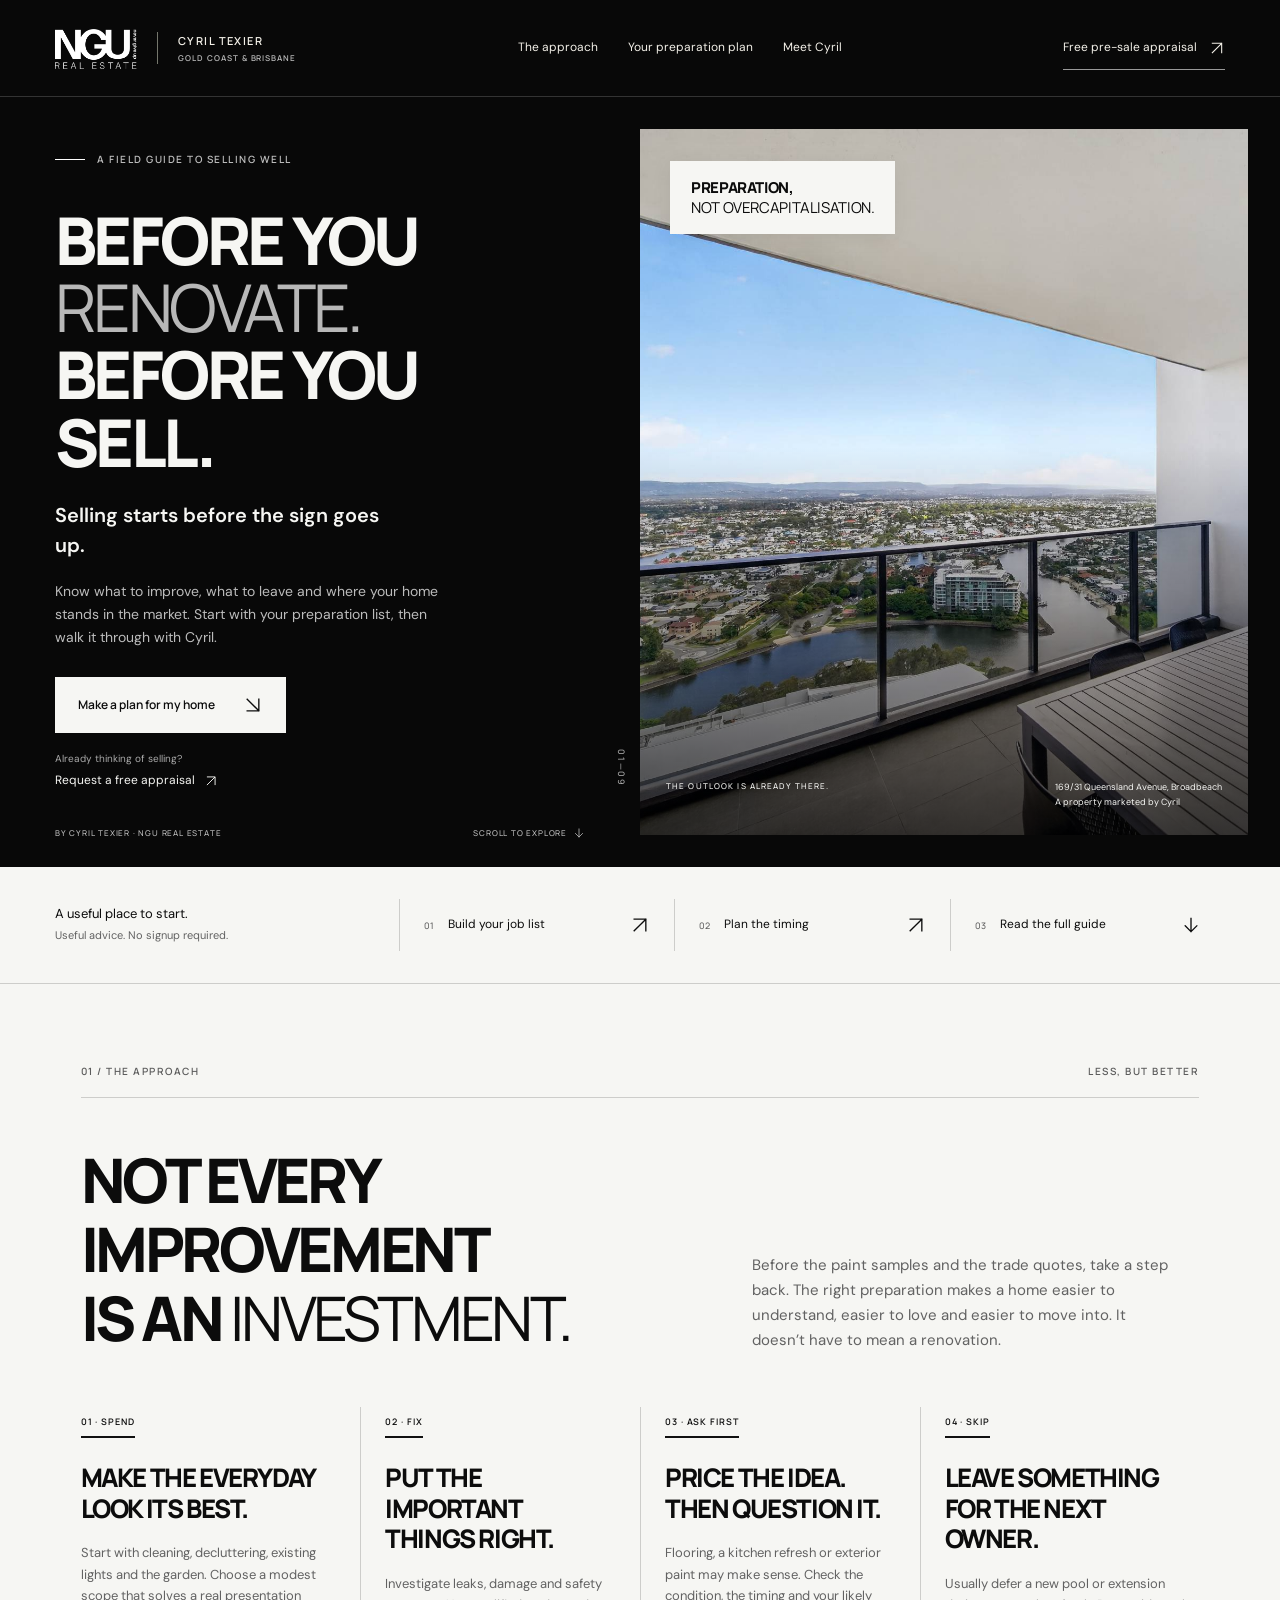
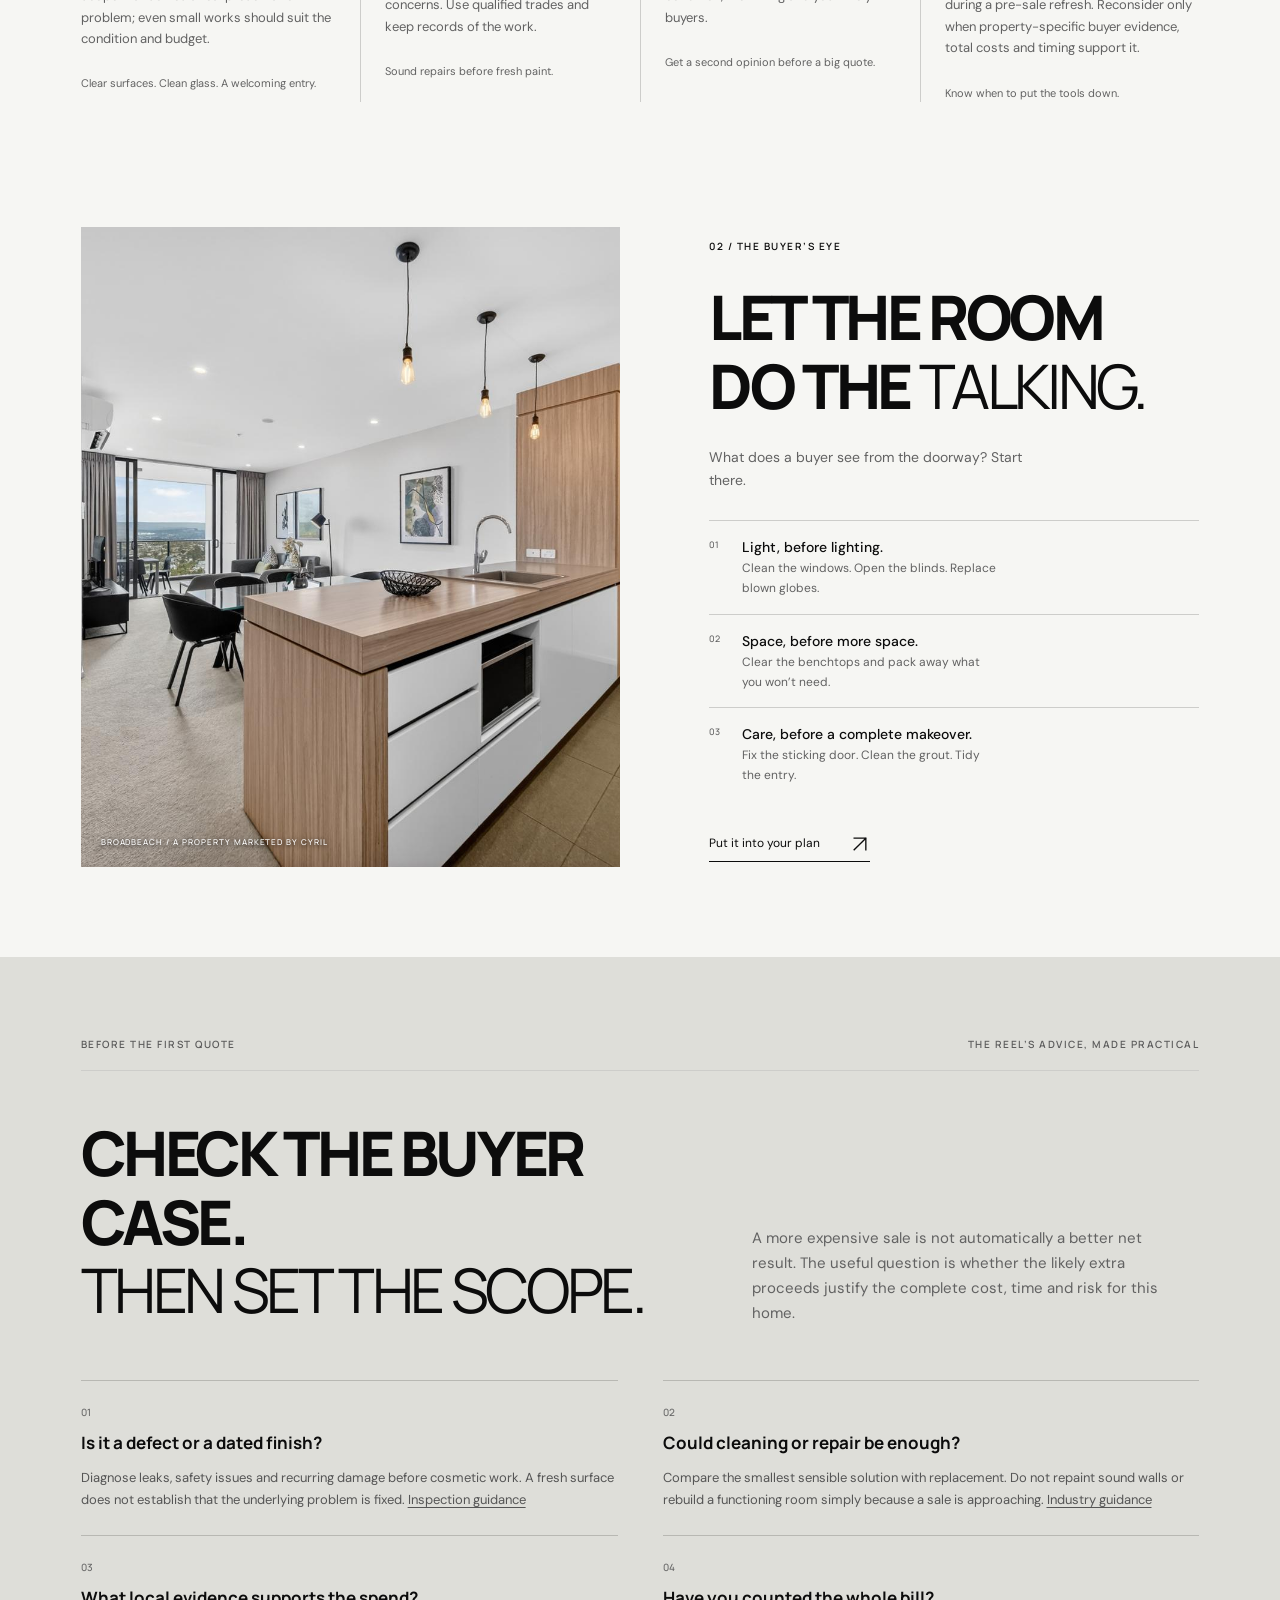
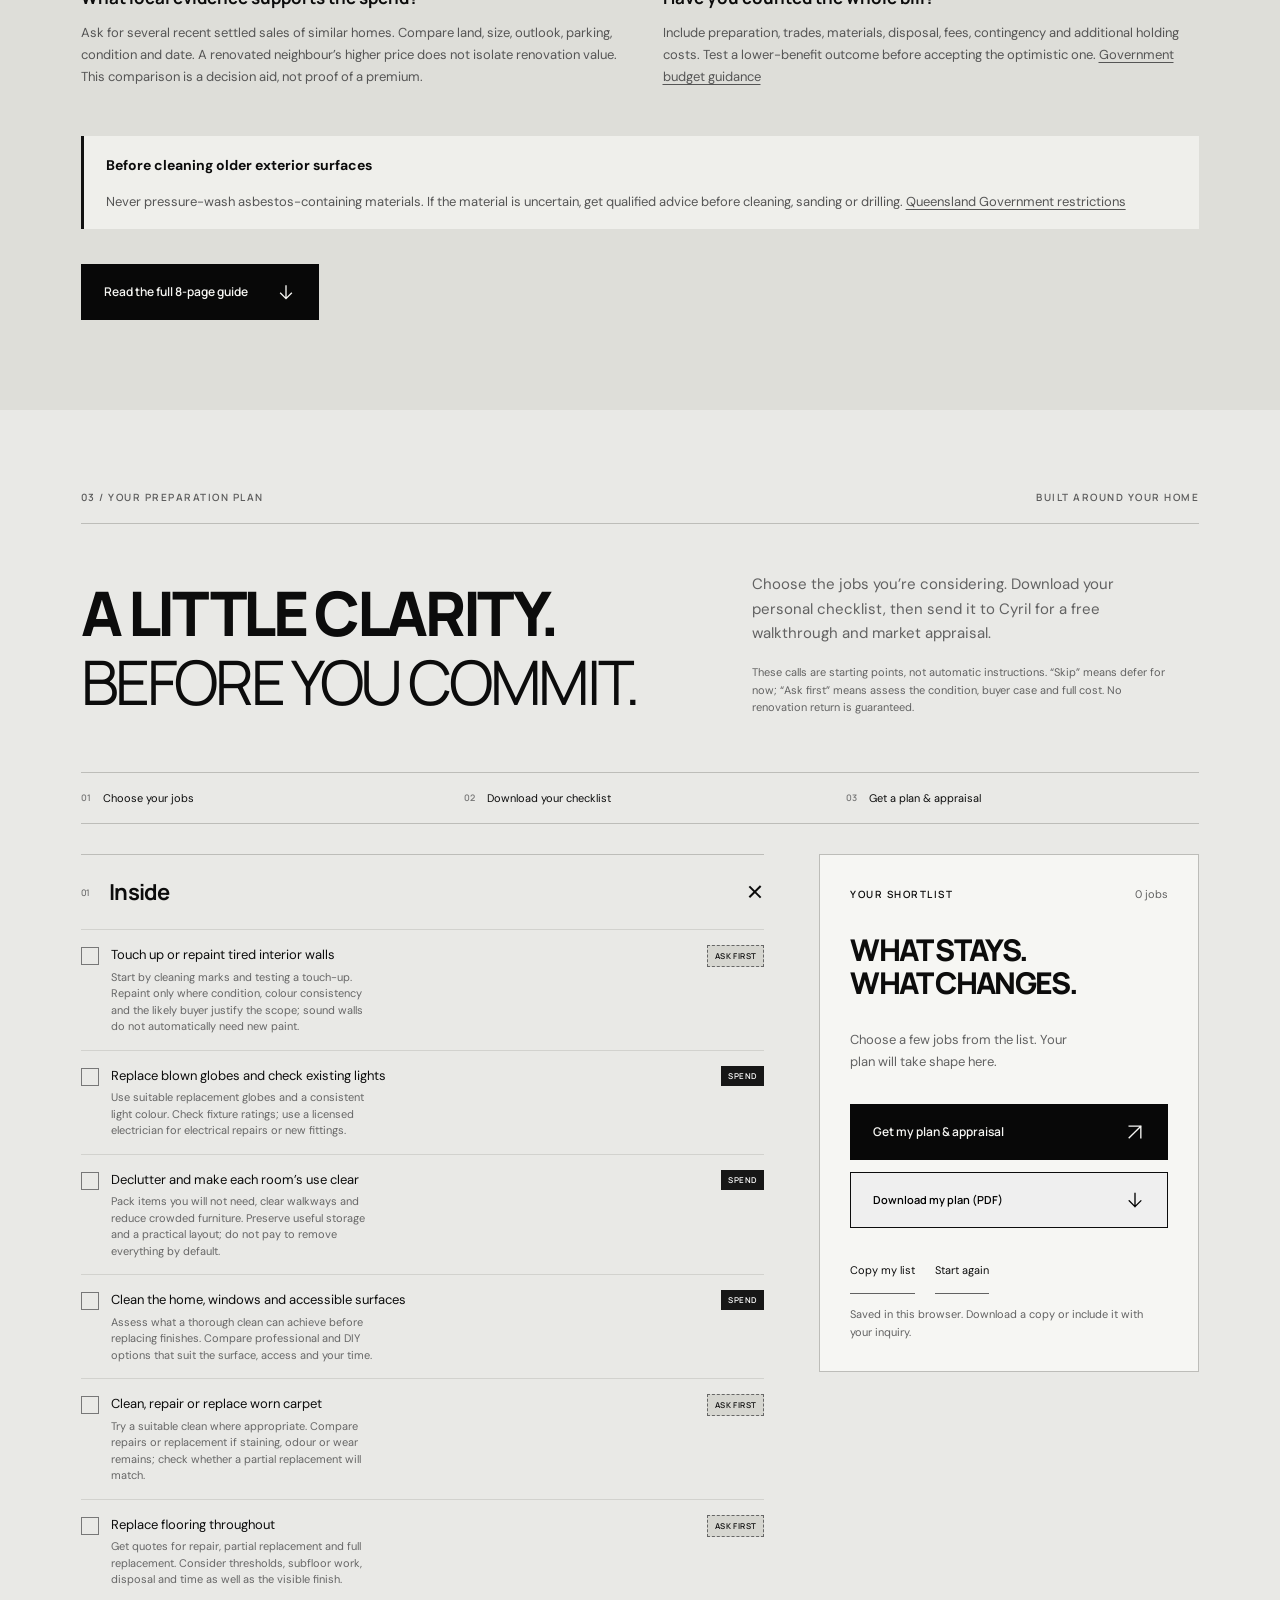
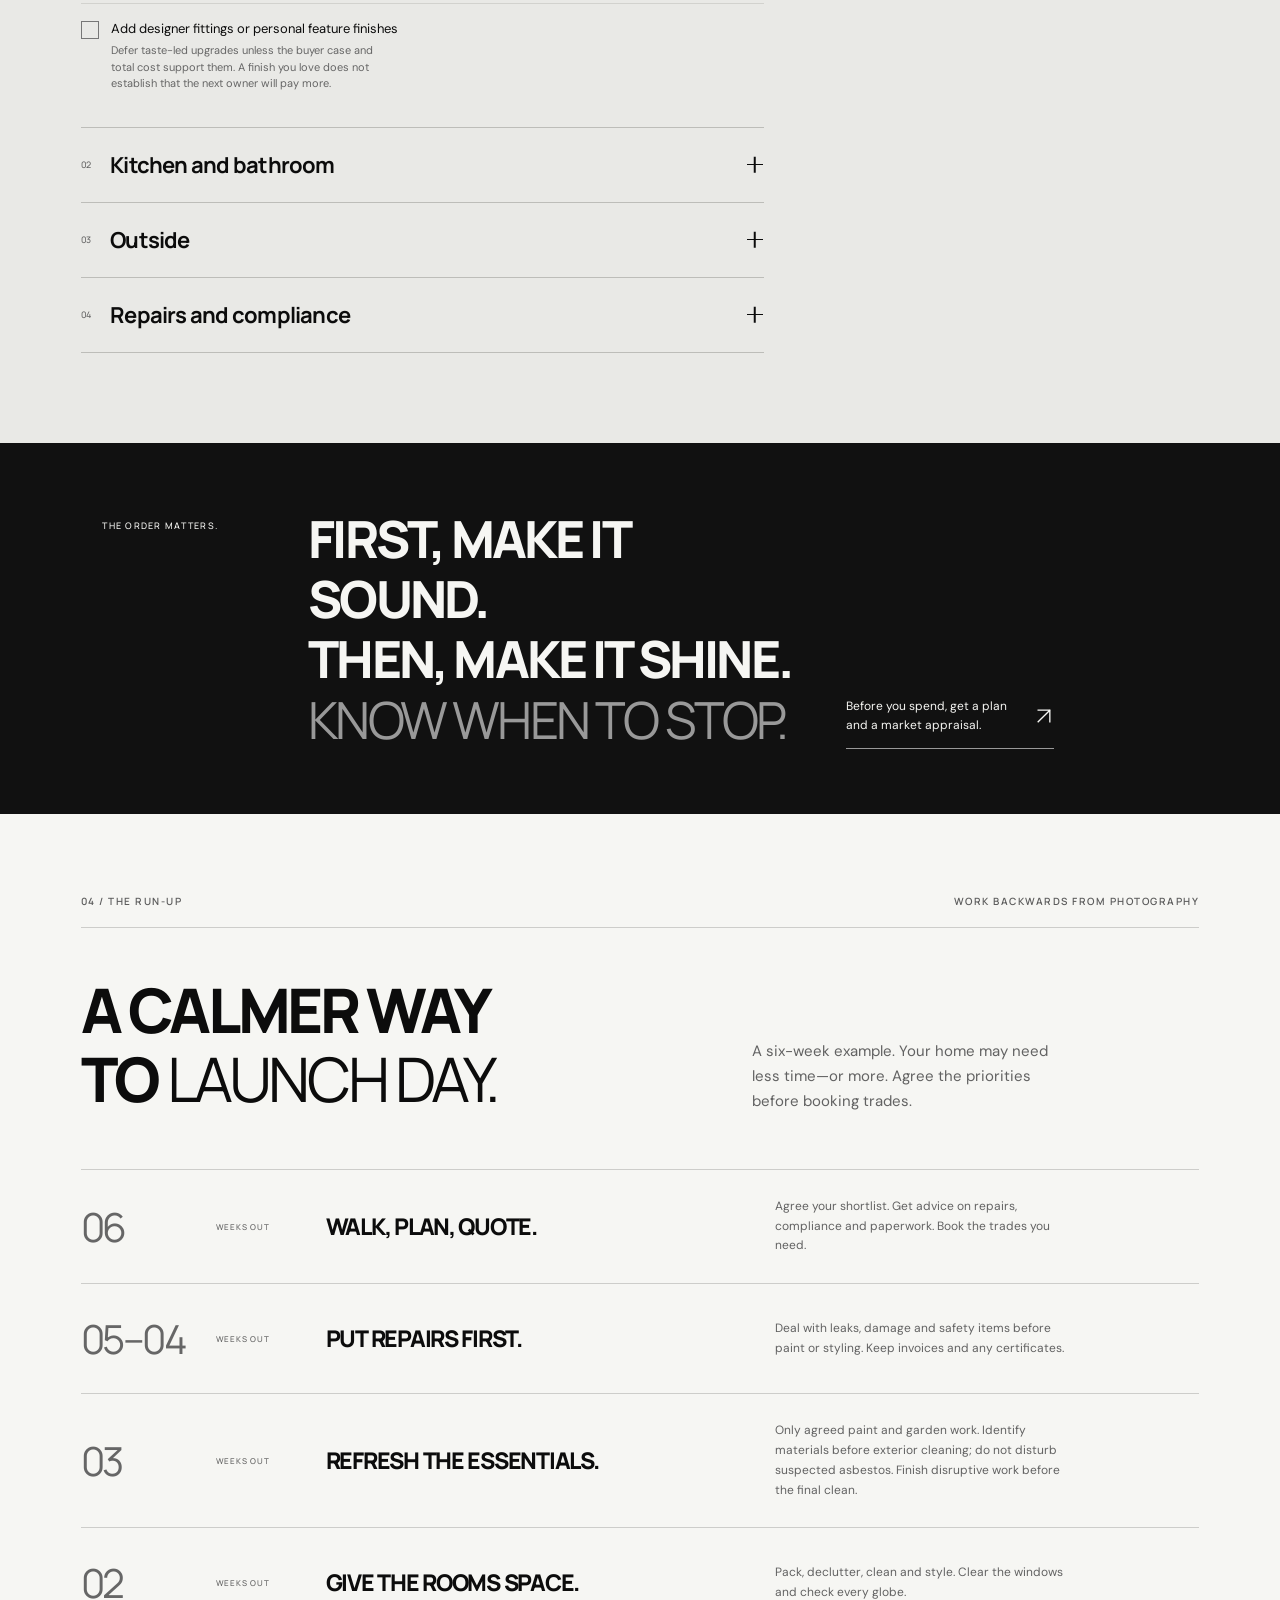
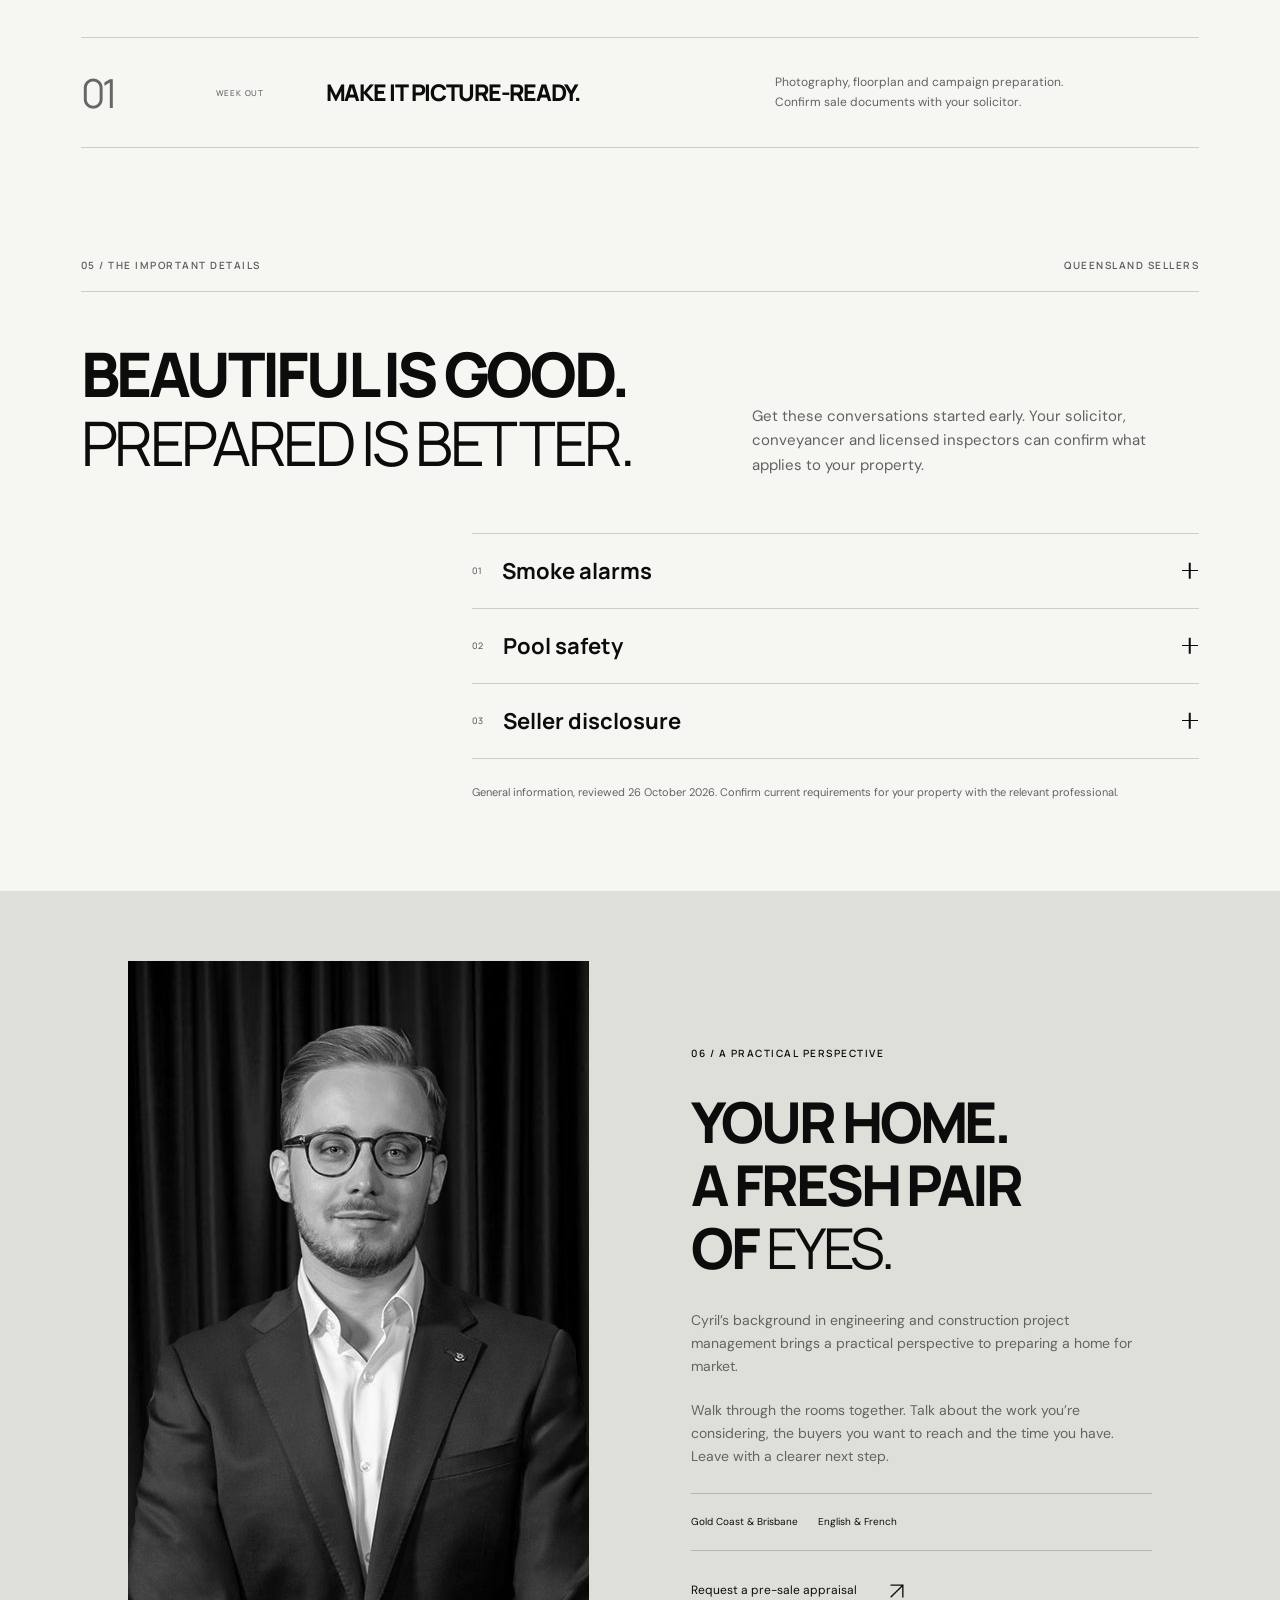
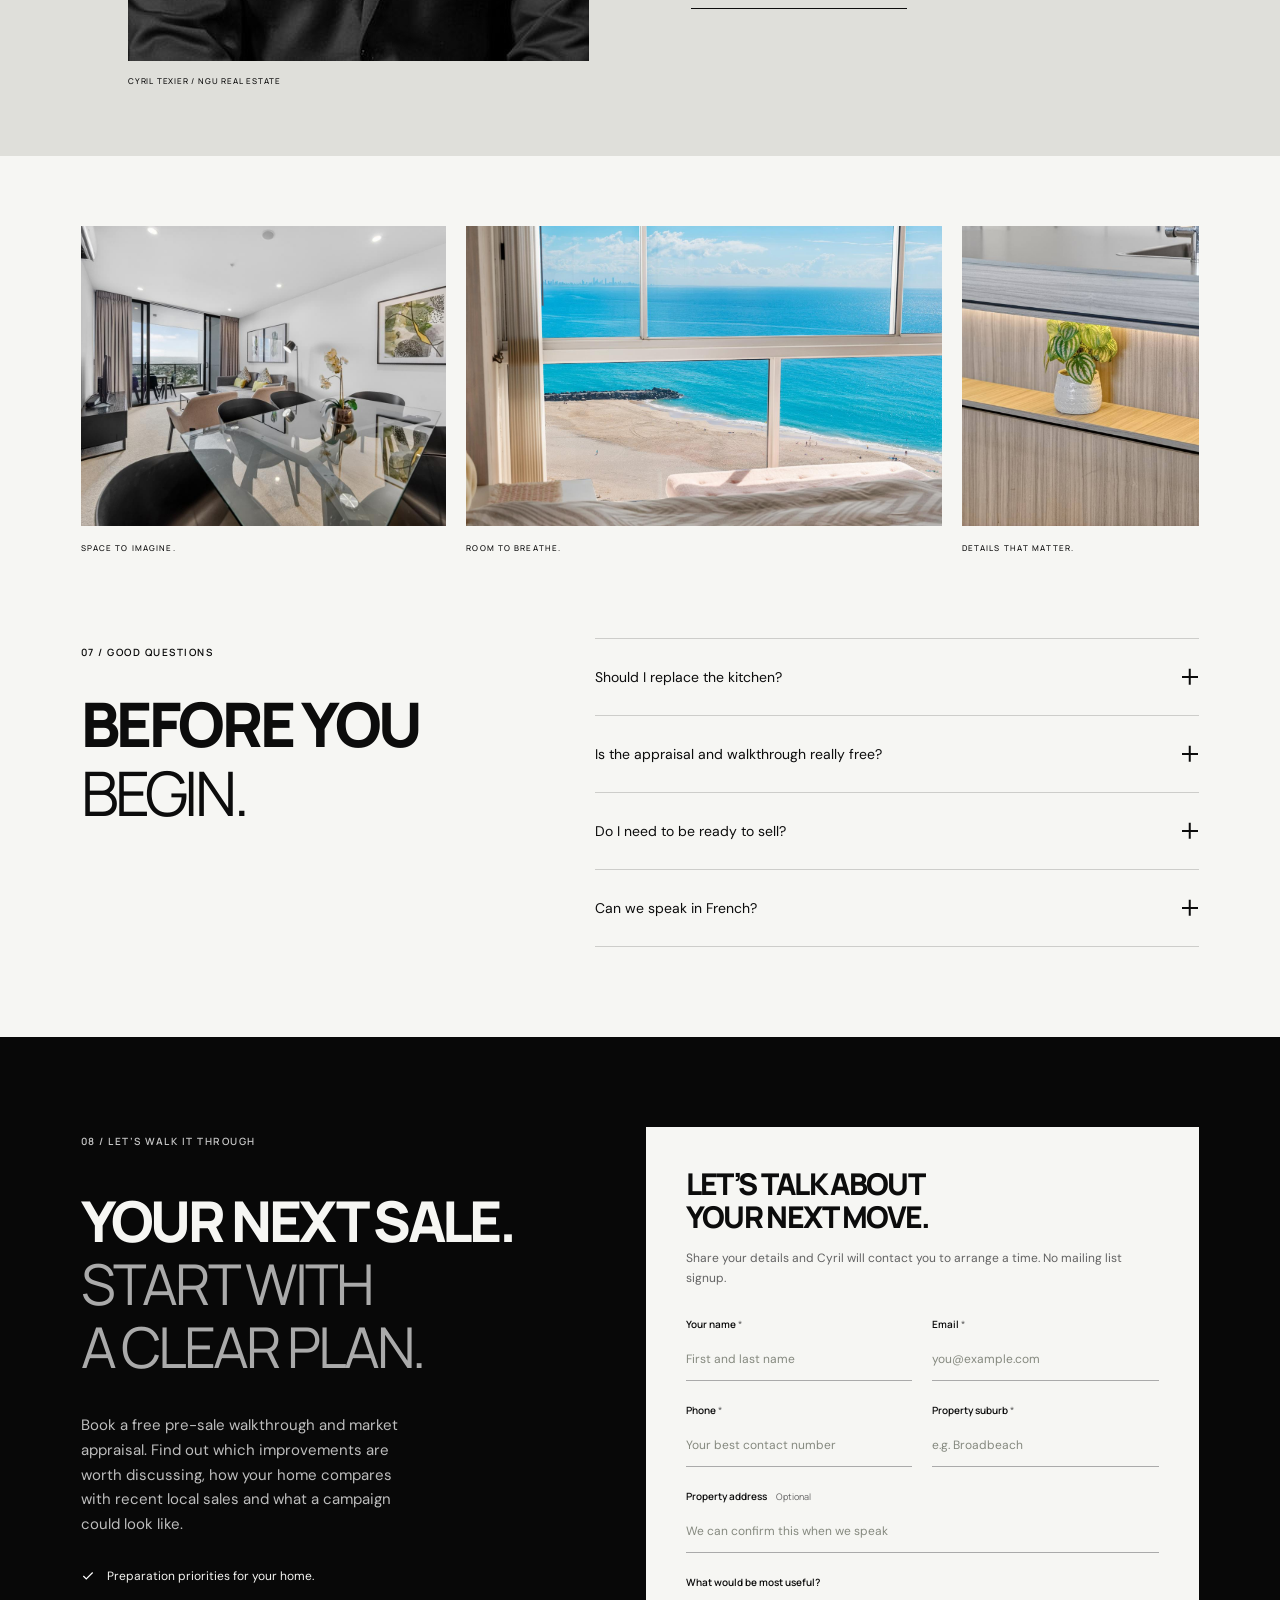
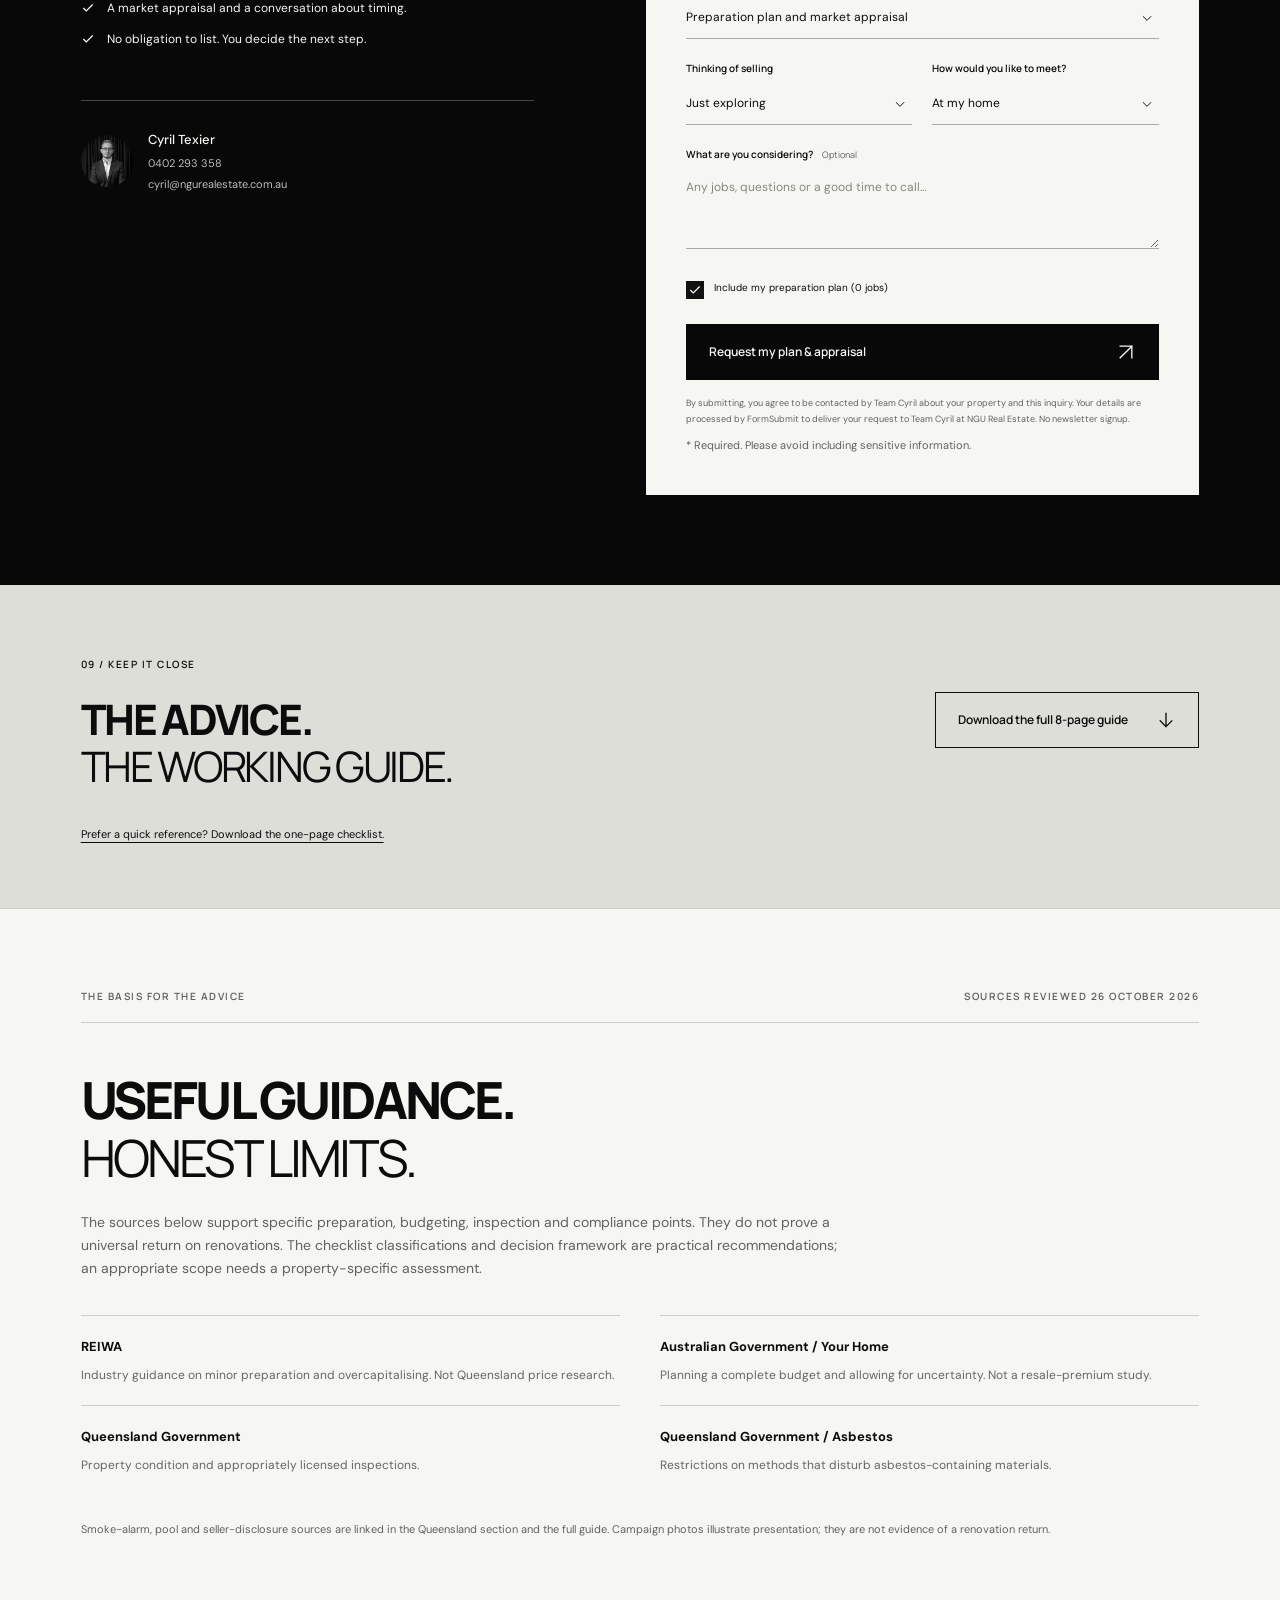
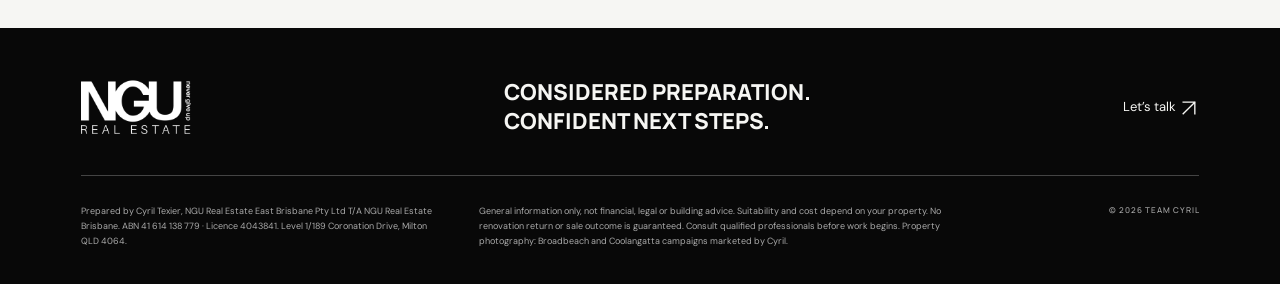
<file: index.html>
<!doctype html>
<html lang="en-AU"><head><meta charset="utf-8"><meta name="viewport" content="width=device-width,initial-scale=1"><meta name="theme-color" content="#181a17"><title>Before you renovate. Before you sell. | Cyril Texier, NGU</title><meta name="description" content="A considered approach to preparing your home for sale. Build your spend-or-skip list and request a free pre-sale walkthrough with Cyril Texier, NGU Real Estate."><meta property="og:title" content="Before you renovate. Before you sell."><meta property="og:description" content="Know what to change. Know what to leave. A practical pre-sale guide from Cyril Texier."><meta property="og:image" content="https://seq-group.github.io/renovate-before-you-sell/assets/hero-view.jpg"><link rel="icon" type="image/png" href="assets/ngu-logo-white.png"><link rel="preconnect" href="https://fonts.googleapis.com"><link rel="preconnect" href="https://fonts.gstatic.com" crossorigin><link href="https://fonts.googleapis.com/css2?family=DM+Sans:wght@400;500;600;700&family=Manrope:wght@400;500;600;700;800&display=swap" rel="stylesheet"><link rel="stylesheet" href="style.css"></head>
<body><a class="skip" href="#planner">Skip to your preparation plan</a>
<header class="header"><a class="brand" href="#top" aria-label="NGU Team Cyril home"><img src="assets/ngu-logo-white.png" width="92" height="46" alt="NGU Real Estate"><span>CYRIL TEXIER<small>GOLD COAST &amp; BRISBANE</small></span></a><nav aria-label="Main navigation"><a href="#approach">The approach</a><a href="#planner">Your preparation plan</a><a href="#about">Meet Cyril</a></nav><a class="header-cta" href="#enquire">Free pre-sale appraisal <span><svg class="icon" viewBox="0 0 24 24" width="20" height="20" fill="none" stroke="currentColor" stroke-width="1.6" stroke-linecap="square" stroke-linejoin="miter" aria-hidden="true" focusable="false"><path d="M5 19 19 5M5 5h14v14"/></svg></span></a></header>
<main><section id="top" class="hero"><div class="hero-text"><div class="eyebrow"><span class="line"></span> A FIELD GUIDE TO SELLING WELL</div><h1>Before you<br><em>renovate.</em><br>Before you sell.</h1><p class="hero-lede">Selling starts before the sign goes up.</p><p class="hero-desc">Know what to improve, what to leave and where your home stands in the market. Start with your preparation list, then walk it through with Cyril.</p><a href="#planner" class="button cream">Make a plan for my home <span><svg class="icon" viewBox="0 0 24 24" width="20" height="20" fill="none" stroke="currentColor" stroke-width="1.6" stroke-linecap="square" stroke-linejoin="miter" aria-hidden="true" focusable="false"><path d="M5 5l14 14M5 19h14V5"/></svg></span></a><a class="hero-seller-link" href="#enquire">Already thinking of selling? <span>Request a free appraisal <svg class="icon" viewBox="0 0 24 24" width="18" height="18" fill="none" stroke="currentColor" stroke-width="1.6" aria-hidden="true"><path d="M5 19 19 5M5 5h14v14"/></svg></span></a><div class="hero-foot"><span>BY CYRIL TEXIER · NGU REAL ESTATE</span><a href="#approach" aria-label="Explore the guide">SCROLL TO EXPLORE <svg class="icon" viewBox="0 0 24 24" width="20" height="20" fill="none" stroke="currentColor" stroke-width="1.6" stroke-linecap="square" stroke-linejoin="miter" aria-hidden="true" focusable="false"><path d="M12 4v16m-7-7 7 7 7-7"/></svg></a></div></div><figure class="hero-photo"><img src="assets/hero-view.jpg" alt="Light-filled Broadbeach balcony opening onto a coastal outlook" fetchpriority="high" width="2000" height="1329"><figcaption><span>THE OUTLOOK IS ALREADY THERE.</span><span>169/31 Queensland Avenue, Broadbeach<br>A property marketed by Cyril</span></figcaption><div class="image-label">Preparation,<br><em>not overcapitalisation.</em></div></figure><div class="hero-number" aria-hidden="true">01—09</div></section>
<div class="intro-strip"><p>A useful place to start.<br><span>Useful advice. No signup required.</span></p><a href="#planner"><span>01</span> Build your job list <b><svg class="icon" viewBox="0 0 24 24" width="20" height="20" fill="none" stroke="currentColor" stroke-width="1.6" stroke-linecap="square" stroke-linejoin="miter" aria-hidden="true" focusable="false"><path d="M5 19 19 5M5 5h14v14"/></svg></b></a><a href="#timeline"><span>02</span> Plan the timing <b><svg class="icon" viewBox="0 0 24 24" width="20" height="20" fill="none" stroke="currentColor" stroke-width="1.6" stroke-linecap="square" stroke-linejoin="miter" aria-hidden="true" focusable="false"><path d="M5 19 19 5M5 5h14v14"/></svg></b></a><a href="Renovate-Before-You-Sell-Full-Guide.pdf" target="_blank" rel="noopener"><span>03</span> Read the full guide <b><svg class="icon" viewBox="0 0 24 24" width="20" height="20" fill="none" stroke="currentColor" stroke-width="1.6" stroke-linecap="square" stroke-linejoin="miter" aria-hidden="true" focusable="false"><path d="M12 4v16m-7-7 7 7 7-7"/></svg></b></a></div>
<section id="approach" class="section approach"><div class="section-label"><span>01 / THE APPROACH</span><span>LESS, BUT BETTER</span></div><div class="approach-head"><h2>Not every improvement<br>is an <em>investment.</em></h2><p>Before the paint samples and the trade quotes, take a step back. The right preparation makes a home easier to understand, easier to love and easier to move into. It doesn’t have to mean a renovation.</p></div><div class="principles"><article><span class="verdict-label spend">01 · SPEND</span><h3>Make the everyday<br>look its best.</h3><p>Start with cleaning, decluttering, existing lights and the garden. Choose a modest scope that solves a real presentation problem; even small works should suit the condition and budget.</p><span class="example">Clear surfaces. Clean glass. A welcoming entry.</span></article><article><span class="verdict-label fix">02 · FIX</span><h3>Put the important<br>things right.</h3><p>Investigate leaks, damage and safety concerns. Use qualified trades and keep records of the work.</p><span class="example">Sound repairs before fresh paint.</span></article><article><span class="verdict-label ask">03 · ASK FIRST</span><h3>Price the idea.<br>Then question it.</h3><p>Flooring, a kitchen refresh or exterior paint may make sense. Check the condition, the timing and your likely buyers.</p><span class="example">Get a second opinion before a big quote.</span></article><article><span class="verdict-label skip-v">04 · SKIP</span><h3>Leave something<br>for the next owner.</h3><p>Usually defer a new pool or extension during a pre-sale refresh. Reconsider only when property-specific buyer evidence, total costs and timing support it.</p><span class="example">Know when to put the tools down.</span></article></div></section>
<section class="photo-essay"><figure><img src="assets/open-plan.jpg" alt="An open-plan Broadbeach living room with clear surfaces, natural light and an open outlook" loading="lazy" width="1600" height="1066"><figcaption>BROADBEACH / A PROPERTY MARKETED BY CYRIL</figcaption></figure><div><span class="eyebrow">02 / THE BUYER’S EYE</span><h2>Let the room<br>do the <em>talking.</em></h2><p>What does a buyer see from the doorway? Start there.</p><ol><li><b>Light, before lighting.</b><span>Clean the windows. Open the blinds. Replace blown globes.</span></li><li><b>Space, before more space.</b><span>Clear the benchtops and pack away what you won’t need.</span></li><li><b>Care, before a complete makeover.</b><span>Fix the sticking door. Clean the grout. Tidy the entry.</span></li></ol><a href="#planner" class="text-link">Put it into your plan <span><svg class="icon" viewBox="0 0 24 24" width="20" height="20" fill="none" stroke="currentColor" stroke-width="1.6" stroke-linecap="square" stroke-linejoin="miter" aria-hidden="true" focusable="false"><path d="M5 19 19 5M5 5h14v14"/></svg></span></a></div></section>
<section id="before-you-spend" class="section advice-guide"><div class="section-label"><span>BEFORE THE FIRST QUOTE</span><span>THE REEL’S ADVICE, MADE PRACTICAL</span></div><div class="approach-head"><h2>Check the buyer case.<br><em>Then set the scope.</em></h2><p>A more expensive sale is not automatically a better net result. The useful question is whether the likely extra proceeds justify the complete cost, time and risk for this home.</p></div><ol class="advice-tests"><li><b>Is it a defect or a dated finish?</b><p>Diagnose leaks, safety issues and recurring damage before cosmetic work. A fresh surface does not establish that the underlying problem is fixed. <a href="https://www.qld.gov.au/housing/buying-owning-home/advice-buying-home/making-an-offer-on-a-home/inspections" target="_blank" rel="noopener">Inspection guidance</a></p></li><li><b>Could cleaning or repair be enough?</b><p>Compare the smallest sensible solution with replacement. Do not repaint sound walls or rebuild a functioning room simply because a sale is approaching. <a href="https://reiwa.com.au/the-wa-market/resources/articles/how-to-maximise-your-selling-price/" target="_blank" rel="noopener">Industry guidance</a></p></li><li><b>What local evidence supports the spend?</b><p>Ask for several recent settled sales of similar homes. Compare land, size, outlook, parking, condition and date. A renovated neighbour’s higher price does not isolate renovation value. This comparison is a decision aid, not proof of a premium.</p></li><li><b>Have you counted the whole bill?</b><p>Include preparation, trades, materials, disposal, fees, contingency and additional holding costs. Test a lower-benefit outcome before accepting the optimistic one. <a href="https://www.yourhome.gov.au/buy-build-renovate/preliminary-research" target="_blank" rel="noopener">Government budget guidance</a></p></li></ol><div class="material-note"><b>Before cleaning older exterior surfaces</b><p>Never pressure-wash asbestos-containing materials. If the material is uncertain, get qualified advice before cleaning, sanding or drilling. <a href="https://www.asbestos.qld.gov.au/removing-or-disturbing-asbestos/prohibited-activities" target="_blank" rel="noopener">Queensland Government restrictions</a></p></div><a class="button dark" href="Renovate-Before-You-Sell-Full-Guide.pdf" target="_blank" rel="noopener">Read the full 8-page guide <svg class="icon" viewBox="0 0 24 24" width="20" height="20" fill="none" stroke="currentColor" stroke-width="1.6" aria-hidden="true"><path d="M12 4v16m-7-7 7 7 7-7"/></svg></a></section><section id="planner" class="section planner"><div class="section-label"><span>03 / YOUR PREPARATION PLAN</span><span>BUILT AROUND YOUR HOME</span></div><div class="planner-head"><h2>A little clarity.<br><em>Before you commit.</em></h2><div><p>Choose the jobs you’re considering. Download your personal checklist, then send it to Cyril for a free walkthrough and market appraisal.</p><p class="small">These calls are starting points, not automatic instructions. “Skip” means defer for now; “Ask first” means assess the condition, buyer case and full cost. No renovation return is guaranteed.</p></div></div><ol class="plan-steps" aria-label="How to use your plan"><li><span>01</span> Choose your jobs</li><li><span>02</span> Download your checklist</li><li><span>03</span> Get a plan &amp; appraisal</li></ol><div class="planner-grid"><div id="jobAreas" class="job-areas"></div><aside class="plan"><div class="plan-top"><span class="eyebrow">YOUR SHORTLIST</span><span id="jobCount">0 jobs</span></div><h3>What stays.<br>What changes.</h3><div id="planGroups" aria-live="polite"><p class="empty">Choose a few jobs from the list. Your plan will take shape here.</p></div><a class="button dark" href="#enquire">Get my plan &amp; appraisal <span><svg class="icon" viewBox="0 0 24 24" width="20" height="20" fill="none" stroke="currentColor" stroke-width="1.6" stroke-linecap="square" stroke-linejoin="miter" aria-hidden="true" focusable="false"><path d="M5 19 19 5M5 5h14v14"/></svg></span></a><button type="button" class="button outline download-plan" id="downloadPlan">Download my plan (PDF) <span><svg class="icon" viewBox="0 0 24 24" width="20" height="20" fill="none" stroke="currentColor" stroke-width="1.6" stroke-linecap="square" stroke-linejoin="miter" aria-hidden="true" focusable="false"><path d="M12 4v16m-7-7 7 7 7-7"/></svg></span></button><div class="plan-actions"><button type="button" id="copyPlan">Copy my list</button><button type="button" id="clearPlan">Start again</button></div><p class="small" id="planStatus" role="status">Saved in this browser. Download a copy or include it with your inquiry.</p></aside></div></section>
<section class="quote-band"><span>THE ORDER MATTERS.</span><p>First, make it sound.<br>Then, make it shine.<br><em>Know when to stop.</em></p><a href="#enquire">Before you spend, get a plan and a market appraisal. <svg class="icon" viewBox="0 0 24 24" width="20" height="20" fill="none" stroke="currentColor" stroke-width="1.6" stroke-linecap="square" stroke-linejoin="miter" aria-hidden="true" focusable="false"><path d="M5 19 19 5M5 5h14v14"/></svg></a></section>
<section id="timeline" class="section timeline"><div class="section-label"><span>04 / THE RUN-UP</span><span>WORK BACKWARDS FROM PHOTOGRAPHY</span></div><div class="timeline-title"><h2>A calmer way<br>to <em>launch day.</em></h2><p>A six-week example. Your home may need less time—or more. Agree the priorities before booking trades.</p></div><div class="timeline-list"><article><span>06</span><small>WEEKS OUT</small><h3>Walk, plan, quote.</h3><p>Agree your shortlist. Get advice on repairs, compliance and paperwork. Book the trades you need.</p></article><article><span>05–04</span><small>WEEKS OUT</small><h3>Put repairs first.</h3><p>Deal with leaks, damage and safety items before paint or styling. Keep invoices and any certificates.</p></article><article><span>03</span><small>WEEKS OUT</small><h3>Refresh the essentials.</h3><p>Only agreed paint and garden work. Identify materials before exterior cleaning; do not disturb suspected asbestos. Finish disruptive work before the final clean.</p></article><article><span>02</span><small>WEEKS OUT</small><h3>Give the rooms space.</h3><p>Pack, declutter, clean and style. Clear the windows and check every globe.</p></article><article><span>01</span><small>WEEK OUT</small><h3>Make it picture-ready.</h3><p>Photography, floorplan and campaign preparation. Confirm sale documents with your solicitor.</p></article></div></section>
<section class="section compliance"><div class="section-label"><span>05 / THE IMPORTANT DETAILS</span><span>QUEENSLAND SELLERS</span></div><div class="compliance-head"><h2>Beautiful is good.<br><em>Prepared is better.</em></h2><p>Get these conversations started early. Your solicitor, conveyancer and licensed inspectors can confirm what applies to your property.</p></div><div class="compliance-list"><details><summary><span>01</span> Smoke alarms <b class="icon-plus" aria-hidden="true"></b></summary><div><p>Homes sold in Queensland need compliant interconnected photoelectric smoke alarms, including in bedrooms, connecting hallways and on each storey. From 1 January 2027 the requirements extend to all existing private homes. Ask a qualified installer about your property.</p><a href="https://www.fire.qld.gov.au/prepare/fire/smoke-alarms" target="_blank" rel="noopener">Queensland Fire Department <svg class="icon" viewBox="0 0 24 24" width="20" height="20" fill="none" stroke="currentColor" stroke-width="1.6" stroke-linecap="square" stroke-linejoin="miter" aria-hidden="true" focusable="false"><path d="M5 19 19 5M5 5h14v14"/></svg></a></div></details><details><summary><span>02</span> Pool safety <b class="icon-plus" aria-hidden="true"></b></summary><div><p>If you sell without a valid pool safety certificate, prescribed notice requirements apply. For a non-shared pool, the buyer generally has 90 days from settlement to obtain a certificate. Shared pools have different responsibilities. Confirm the process with your solicitor and pool inspector.</p><a href="https://qbcc.qld.gov.au/home-owner-hub/swimming-pools/buy-sell-lease-property-pool" target="_blank" rel="noopener">QBCC pool guidance <svg class="icon" viewBox="0 0 24 24" width="20" height="20" fill="none" stroke="currentColor" stroke-width="1.6" stroke-linecap="square" stroke-linejoin="miter" aria-hidden="true" focusable="false"><path d="M5 19 19 5M5 5h14v14"/></svg></a></div></details><details><summary><span>03</span> Seller disclosure <b class="icon-plus" aria-hidden="true"></b></summary><div><p>Queensland’s seller disclosure scheme commenced on 1 August 2025. Unless an exemption applies, the seller disclosure statement (Form 2) and prescribed certificates must be provided before the buyer signs. Engage your solicitor early to prepare the right documents.</p><a href="https://www.qld.gov.au/housing/buying-owning-home/seller-disclosure-scheme" target="_blank" rel="noopener">Queensland Government guidance <svg class="icon" viewBox="0 0 24 24" width="20" height="20" fill="none" stroke="currentColor" stroke-width="1.6" stroke-linecap="square" stroke-linejoin="miter" aria-hidden="true" focusable="false"><path d="M5 19 19 5M5 5h14v14"/></svg></a></div></details></div><p class="small">General information, reviewed 26 October 2026. Confirm current requirements for your property with the relevant professional.</p></section>
<section id="about" class="about"><div class="about-image"><img src="assets/cyril.jpg" alt="Cyril Texier, NGU Real Estate" loading="lazy" width="700" height="700"><span>CYRIL TEXIER / NGU REAL ESTATE</span></div><div class="about-copy"><span class="eyebrow">06 / A PRACTICAL PERSPECTIVE</span><h2>Your home.<br>A fresh pair<br>of <em>eyes.</em></h2><p>Cyril’s background in engineering and construction project management brings a practical perspective to preparing a home for market.</p><p>Walk through the rooms together. Talk about the work you’re considering, the buyers you want to reach and the time you have. Leave with a clearer next step.</p><div class="about-facts"><span>Gold Coast &amp; Brisbane</span><span>English &amp; French</span></div><a href="#enquire" class="text-link">Request a pre-sale appraisal <span><svg class="icon" viewBox="0 0 24 24" width="20" height="20" fill="none" stroke="currentColor" stroke-width="1.6" stroke-linecap="square" stroke-linejoin="miter" aria-hidden="true" focusable="false"><path d="M5 19 19 5M5 5h14v14"/></svg></span></a></div></section>
<section class="gallery-strip" aria-label="Property presentation examples"><figure><img src="assets/living.jpg" alt="A considered living and dining arrangement in Broadbeach" loading="lazy"><figcaption>SPACE TO IMAGINE.</figcaption></figure><figure><img src="assets/bedroom-ocean.jpg" alt="A Coolangatta bedroom framed by an ocean outlook" loading="lazy"><figcaption>ROOM TO BREATHE.</figcaption></figure><figure><img src="assets/bb-detail.jpg" alt="Simple styling in an illuminated joinery niche" loading="lazy"><figcaption>DETAILS THAT MATTER.</figcaption></figure></section>
<section class="section faq"><div><span class="eyebrow">07 / GOOD QUESTIONS</span><h2>Before you<br><em>begin.</em></h2></div><div><details><summary>Should I replace the kitchen? <b class="icon-plus" aria-hidden="true"></b></summary><p>Start with its condition and what buyers at your price point expect. Cleaning or a targeted refresh may be enough. A full replacement can be appropriate for some homes, but compare relevant recent settled sales, full costs and timing before committing.</p></details><details><summary>Is the appraisal and walkthrough really free? <b class="icon-plus" aria-hidden="true"></b></summary><p>Yes. Discuss your preparation priorities and request a market appraisal, with no obligation to list. An appraisal is an estimate for marketing purposes, not a formal valuation. Cyril will contact you to agree a time at home or by video.</p></details><details><summary>Do I need to be ready to sell? <b class="icon-plus" aria-hidden="true"></b></summary><p>No. Planning early can help you avoid doing the same work twice. Let Cyril know your approximate timing in the form.</p></details><details><summary>Can we speak in French? <b class="icon-plus" aria-hidden="true"></b></summary><p>Bien sûr. La visite et les échanges peuvent se faire en français. Indiquez simplement votre préférence dans votre message.</p></details></div></section>
<section id="enquire" class="enquiry"><div class="enquiry-copy"><span class="eyebrow">08 / LET’S WALK IT THROUGH</span><h2>Your next sale.<br><em>Start with<br>a clear plan.</em></h2><p>Book a free pre-sale walkthrough and market appraisal. Find out which improvements are worth discussing, how your home compares with recent local sales and what a campaign could look like.</p><div class="enquiry-promise"><span>Preparation priorities for your home.</span><span>A market appraisal and a conversation about timing.</span><span>No obligation to list. You decide the next step.</span></div><div class="direct-contact"><img src="assets/cyril.jpg" alt="" width="56" height="56"><div><b>Cyril Texier</b><a href="tel:0402293358">0402 293 358</a><a href="mailto:cyril@ngurealestate.com.au">cyril@ngurealestate.com.au</a></div></div></div><div class="form-panel"><form id="inquiryForm" action="https://formsubmit.co/teamcyril@ngurealestate.com.au" method="POST"><h3>Let’s talk about<br>your next move.</h3><p class="form-intro">Share your details and Cyril will contact you to arrange a time. No mailing list signup.</p><input type="hidden" name="_subject" value="New seller inquiry — preparation and appraisal"><input type="hidden" name="_template" value="table"><input type="hidden" name="_next" id="returnUrl"><input type="hidden" name="Preparation plan" id="planField"><div class="hp" aria-hidden="true"><label for="website">Leave this field empty</label><input type="text" id="website" name="_honey" tabindex="-1" autocomplete="off"></div><div class="form-row"><div class="field"><label for="name">Your name <span>*</span></label><input id="name" name="name" autocomplete="name" maxlength="100" required placeholder="First and last name"></div><div class="field"><label for="email">Email <span>*</span></label><input id="email" name="email" type="email" autocomplete="email" maxlength="254" required placeholder="you@example.com"></div></div><div class="form-row"><div class="field"><label for="phone">Phone <span>*</span></label><input id="phone" name="phone" type="tel" autocomplete="tel" maxlength="30" required placeholder="Your best contact number"></div><div class="field"><label for="suburb">Property suburb <span>*</span></label><input id="suburb" name="suburb" autocomplete="address-level2" maxlength="100" required placeholder="e.g. Broadbeach"></div></div><div class="field"><label for="address">Property address <span class="optional">Optional</span></label><input id="address" name="Property address" autocomplete="street-address" maxlength="240" placeholder="We can confirm this when we speak"></div><div class="field"><label for="help">What would be most useful?</label><select id="help" name="Seller goal"><option>Preparation plan and market appraisal</option><option>I’m ready to discuss selling</option><option>Preparation advice for a future sale</option></select></div><div class="form-row"><div class="field"><label for="timing">Thinking of selling</label><select name="Selling timeframe" id="timing"><option value="Just exploring">Just exploring</option><option>Within 3 months</option><option>3–6 months</option><option>6–12 months</option><option>More than 12 months</option></select></div><div class="field"><label for="meeting">How would you like to meet?</label><select name="Meeting preference" id="meeting"><option>At my home</option><option>Video call</option><option>A phone call first</option></select></div></div><div class="field"><label for="message">What are you considering? <span class="optional">Optional</span></label><textarea name="message" id="message" rows="3" maxlength="4000" placeholder="Any jobs, questions or a good time to call…"></textarea></div><label class="attach"><input type="checkbox" id="attachPlan" checked> <span>Include my preparation plan <span id="attachedCount">(0 jobs)</span></span></label><p id="formError" class="form-error" role="alert" hidden></p><button type="submit" class="button dark" id="submitButton">Request my plan &amp; appraisal <span><svg class="icon" viewBox="0 0 24 24" width="20" height="20" fill="none" stroke="currentColor" stroke-width="1.6" stroke-linecap="square" stroke-linejoin="miter" aria-hidden="true" focusable="false"><path d="M5 19 19 5M5 5h14v14"/></svg></span></button><p class="privacy">By submitting, you agree to be contacted by Team Cyril about your property and this inquiry. Your details are processed by FormSubmit to deliver your request to Team Cyril at NGU Real Estate. No newsletter signup.</p><p class="small">* Required. Please avoid including sensitive information.</p></form><div id="success" class="success" hidden tabindex="-1"><span class="eyebrow">REQUEST SUBMITTED</span><h3>A good place<br>to <em>start.</em></h3><p>Your request is on its way to Team Cyril. Cyril will contact you to arrange your preparation walkthrough and market appraisal.</p><p>Your appointment is confirmed directly with you. If you need to reach Cyril sooner, call <a href="tel:0402293358">0402 293 358</a>.</p><a class="text-link" href="#planner">Back to my plan <svg class="icon" viewBox="0 0 24 24" width="20" height="20" fill="none" stroke="currentColor" stroke-width="1.6" stroke-linecap="square" stroke-linejoin="miter" aria-hidden="true" focusable="false"><path d="M5 19 19 5M5 5h14v14"/></svg></a></div></div></section>
<section class="download full-guide-download"><div><span class="eyebrow">09 / KEEP IT CLOSE</span><h2>The advice.<br><em>The working guide.</em></h2></div><a class="button outline" href="Renovate-Before-You-Sell-Full-Guide.pdf" target="_blank" rel="noopener">Download the full 8-page guide <span><svg class="icon" viewBox="0 0 24 24" width="20" height="20" fill="none" stroke="currentColor" stroke-width="1.6" stroke-linecap="square" stroke-linejoin="miter" aria-hidden="true" focusable="false"><path d="M12 4v16m-7-7 7 7 7-7"/></svg></span></a><a class="compact-resource" href="Renovate-Before-You-Sell-Checklist.pdf" target="_blank" rel="noopener">Prefer a quick reference? Download the one-page checklist.</a></section><section class="section evidence" id="sources"><div class="section-label"><span>THE BASIS FOR THE ADVICE</span><span>SOURCES REVIEWED 26 OCTOBER 2026</span></div><h2>Useful guidance.<br><em>Honest limits.</em></h2><p class="evidence-intro">The sources below support specific preparation, budgeting, inspection and compliance points. They do not prove a universal return on renovations. The checklist classifications and decision framework are practical recommendations; an appropriate scope needs a property-specific assessment.</p><div class="evidence-links"><a href="https://reiwa.com.au/the-wa-market/resources/articles/how-to-maximise-your-selling-price/" target="_blank" rel="noopener"><b>REIWA</b><span>Industry guidance on minor preparation and overcapitalising. Not Queensland price research.</span></a><a href="https://www.yourhome.gov.au/buy-build-renovate/preliminary-research" target="_blank" rel="noopener"><b>Australian Government / Your Home</b><span>Planning a complete budget and allowing for uncertainty. Not a resale-premium study.</span></a><a href="https://www.qld.gov.au/housing/buying-owning-home/advice-buying-home/making-an-offer-on-a-home/inspections" target="_blank" rel="noopener"><b>Queensland Government</b><span>Property condition and appropriately licensed inspections.</span></a><a href="https://www.asbestos.qld.gov.au/removing-or-disturbing-asbestos/prohibited-activities" target="_blank" rel="noopener"><b>Queensland Government / Asbestos</b><span>Restrictions on methods that disturb asbestos-containing materials.</span></a></div><p class="small">Smoke-alarm, pool and seller-disclosure sources are linked in the Queensland section and the full guide. Campaign photos illustrate presentation; they are not evidence of a renovation return.</p></section></main>
<footer><div class="footer-top"><a href="#top"><img src="assets/ngu-logo-white.png" width="110" height="55" alt="NGU Real Estate"></a><p>Considered preparation.<br>Confident next steps.</p><a href="mailto:cyril@ngurealestate.com.au">Let’s talk <svg class="icon" viewBox="0 0 24 24" width="20" height="20" fill="none" stroke="currentColor" stroke-width="1.6" stroke-linecap="square" stroke-linejoin="miter" aria-hidden="true" focusable="false"><path d="M5 19 19 5M5 5h14v14"/></svg></a></div><div class="footer-bottom"><p>Prepared by Cyril Texier, NGU Real Estate East Brisbane Pty Ltd T/A NGU Real Estate Brisbane. ABN 41 614 138 779 · Licence 4043841. Level 1/189 Coronation Drive, Milton QLD 4064.</p><p>General information only, not financial, legal or building advice. Suitability and cost depend on your property. No renovation return or sale outcome is guaranteed. Consult qualified professionals before work begins. Property photography: Broadbeach and Coolangatta campaigns marketed by Cyril.</p><span>© 2026 TEAM CYRIL</span></div></footer><div class="mobile-cta" id="mobileCta"><a href="#planner">Your plan <span id="mobileCount">0</span></a><a href="#enquire">Free appraisal <svg class="icon" viewBox="0 0 24 24" width="20" height="20" fill="none" stroke="currentColor" stroke-width="1.6" stroke-linecap="square" stroke-linejoin="miter" aria-hidden="true" focusable="false"><path d="M5 19 19 5M5 5h14v14"/></svg></a></div><script src="app.js" defer></script></body></html>
</file>
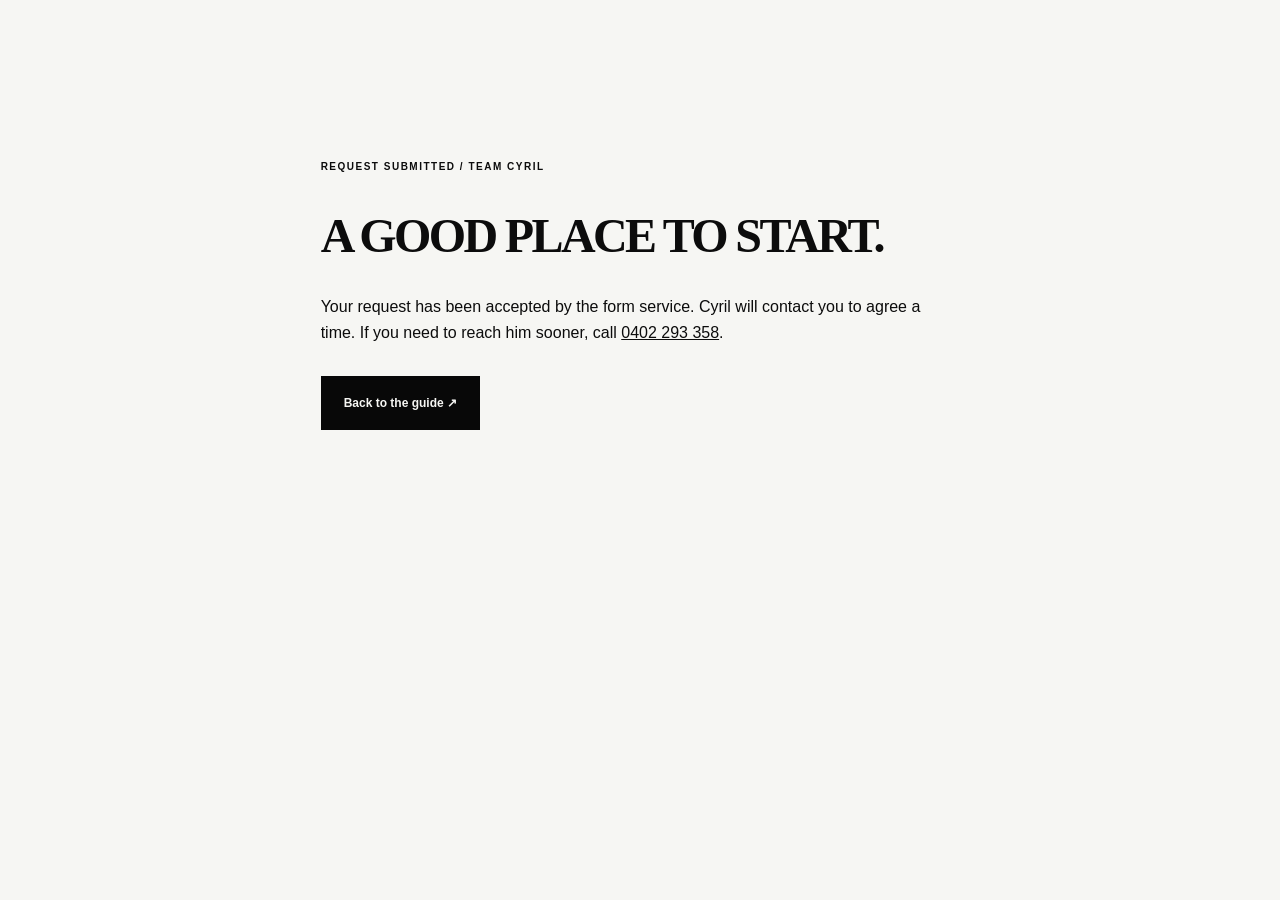
<file: thank-you.html>
<!doctype html><html lang="en-AU"><head><meta charset="utf-8"><meta name="viewport" content="width=device-width,initial-scale=1"><title>Request submitted | Team Cyril</title><link rel="stylesheet" href="style.css"></head><body><main class="section" style="max-width:800px;margin:8vh auto"><span class="eyebrow">REQUEST SUBMITTED / TEAM CYRIL</span><h1 style="font:48px/1.15 Georgia,serif;margin:30px 0">A good place to start.</h1><p>Your request has been accepted by the form service. Cyril will contact you to agree a time. If you need to reach him sooner, call <a href="tel:0402293358">0402 293 358</a>.</p><a class="button dark" style="margin-top:30px" href="./">Back to the guide ↗</a></main></body></html>
</file>
<file: style.css>
:root{--paper:#f3f0e8;--ink:#242720;--dark:#191c18;--muted:#6d7067;--line:#d3d2c7;--olive:#596249;--serif:'Playfair Display',Georgia,serif;--sans:'DM Sans',Arial,sans-serif;--label:'Manrope',Arial,sans-serif}*{box-sizing:border-box}html{scroll-behavior:smooth;scroll-padding-top:28px}body{margin:0;background:var(--paper);color:var(--ink);font:16px/1.65 var(--sans);-webkit-font-smoothing:antialiased}a{color:inherit}button,input,textarea,select{font:inherit}button,a,input,textarea,select{-webkit-tap-highlight-color:transparent}button,a{touch-action:manipulation}img{display:block;max-width:100%}figure,p,h1,h2,h3{margin:0}h1,h2,h3{font-weight:400}h2{font:clamp(40px,4.8vw,72px)/1.12 var(--serif);letter-spacing:-.045em}h2 em,h1 em{font-weight:400}button{cursor:pointer}[hidden]{display:none!important}:focus-visible{outline:2px solid #8d693f;outline-offset:5px}::selection{color:var(--paper);background:var(--olive)}.skip{position:fixed;top:-100px;left:20px;padding:12px;background:white;z-index:40}.skip:focus{top:10px}.header{display:flex;align-items:center;justify-content:space-between;gap:30px;padding:26px 4.3%;background:var(--dark);color:#f3f0e8;border-bottom:1px solid #44473f}.brand{display:flex;align-items:center;gap:20px;text-decoration:none}.brand img{width:82px;height:auto}.brand>span{border-left:1px solid #74766c;padding-left:20px;font:600 11px/1.7 var(--label);letter-spacing:.13em}.brand small{display:block;font-size:8px;letter-spacing:.12em;color:#b7bbad}.header nav{display:flex;gap:30px;font-size:12px}.header nav a{text-decoration:none}.header nav a:hover{color:#d2c5a7}.header-cta{border-bottom:1px solid #a7a993;padding:8px 0;text-decoration:none;font-size:12px}.header-cta span{padding-left:18px}.eyebrow,.section-label{font:600 10px/1.5 var(--label);letter-spacing:.15em;text-transform:uppercase}.hero{position:relative;display:grid;grid-template-columns:1fr 1fr;min-height:770px;background:var(--dark);color:var(--paper)}.hero-text{padding:65px 8.6% 27px;display:flex;align-items:flex-start;flex-direction:column}.hero .eyebrow{display:flex;align-items:center;gap:12px;color:#c4c8b9}.line{width:30px;height:1px;background:#9caa87}.hero h1{font:400 clamp(52px,5.7vw,88px)/1.04 var(--serif);letter-spacing:-.05em;margin:40px 0 24px}.hero h1 em{color:#c8ceb8}.hero-lede{font-size:18px;line-height:1.5}.hero-desc{max-width:390px;color:#bcbfb4;font-size:14px;margin:20px 0 28px}.button{padding:17px 22px;min-height:54px;display:inline-flex;align-items:center;justify-content:space-between;gap:28px;font:600 12px/1.5 var(--label);border:1px solid transparent;text-decoration:none;border-radius:0;transition:background .2s,color .2s}.button span{font-size:20px;font-weight:400;line-height:1}.button.cream{background:var(--paper);color:var(--ink)}.button.cream:hover{background:#dfd9c9}.button.dark{background:var(--dark);color:var(--paper)}.button.dark:hover{background:#414b35}.button.outline{border-color:var(--ink)}.button.outline:hover{background:var(--ink);color:var(--paper)}.hero-foot{margin-top:auto;width:100%;padding-top:35px;display:flex;gap:20px;justify-content:space-between;font:500 8px/1.7 var(--label);letter-spacing:.1em;color:#c0c2b9}.hero-foot a{text-decoration:none}.hero-photo{position:relative;margin:32px 32px 32px 0;min-width:0}.hero-photo>img{height:100%;width:100%;position:absolute;inset:0;object-fit:cover;object-position:31% center}.hero-photo:after{content:'';position:absolute;inset:0;background:linear-gradient(0deg,#11180ebb,transparent 55%)}.hero-photo figcaption{position:absolute;z-index:1;bottom:26px;left:26px;right:26px;display:flex;gap:20px;justify-content:space-between;font-size:9px;line-height:1.6}.hero-photo figcaption>span:first-child{font:500 8px/1.6 var(--label);letter-spacing:.14em}.image-label{position:absolute;left:30px;top:32px;background:var(--paper);color:var(--ink);padding:17px 21px;font:400 22px/1.3 var(--serif);box-shadow:0 3px 20px #0001;transform:rotate(-3deg)}.hero-number{position:absolute;bottom:80px;left:calc(50% - 25px);writing-mode:vertical-rl;font:500 9px var(--label);letter-spacing:.2em;color:#a6ad9a}.intro-strip{padding:32px 4.3%;display:grid;grid-template-columns:1.25fr repeat(3,1fr);align-items:center;border-bottom:1px solid var(--line)}.intro-strip>p{font-size:13px;line-height:1.6}.intro-strip>p span{color:var(--muted);font-size:11px}.intro-strip>a{text-decoration:none;font-size:12px;display:flex;align-items:center;gap:14px;padding:16px 24px;border-left:1px solid var(--line)}.intro-strip>a>span{color:var(--muted);font:500 9px var(--label)}.intro-strip b{font-size:18px;margin-left:auto;font-weight:400}.section{padding:80px 6.3% 90px}.section-label{border-bottom:1px solid var(--line);padding-bottom:18px;margin-bottom:48px;display:flex;justify-content:space-between;gap:20px;color:#606657}.approach-head,.planner-head,.compliance-head,.timeline-title{display:grid;grid-template-columns:1.3fr 1fr;align-items:end;gap:8%;margin-bottom:55px}.approach-head>p,.planner-head p,.compliance-head>p,.timeline-title>p{max-width:420px;font-size:15px;color:var(--muted)}.principles{display:grid;grid-template-columns:repeat(4,1fr)}.principles article{padding:0 24px;border-left:1px solid var(--line)}.principles article:first-child{padding-left:0;border-left:0}.principles article:last-child{padding-right:0}.verdict-label{font:600 9px/1.5 var(--label);letter-spacing:.1em;border-bottom:2px solid #6c7d4c;padding-bottom:7px;display:inline-block}.verdict-label.fix{border-color:#9e663f}.verdict-label.ask{border-color:#a39865}.verdict-label.skip-v{border-color:#92968c}.principles h3{font:400 clamp(22px,2.1vw,30px)/1.2 var(--serif);letter-spacing:-.025em;margin:25px 0 18px}.principles p{font-size:13px;color:var(--muted)}.example{display:block;margin-top:25px;font-size:11px;color:#646a5c}.photo-essay{display:grid;grid-template-columns:1.1fr 1fr;gap:8%;align-items:center;padding:35px 6.3% 90px}.photo-essay figure{align-self:stretch;position:relative;min-height:640px}.photo-essay img{width:100%;height:100%;object-fit:cover;position:absolute;inset:0}.photo-essay figcaption{position:absolute;bottom:20px;left:20px;font:500 8px var(--label);letter-spacing:.12em;color:white;text-shadow:0 1px 5px #000}.photo-essay h2{margin:25px 0}.photo-essay p{font-size:14px;color:var(--muted);max-width:32ch}.photo-essay ol{padding:0;margin:28px 0;list-style:none;counter-reset:room}.photo-essay li{position:relative;padding:15px 0 15px 33px;border-top:1px solid var(--line);counter-increment:room}.photo-essay li:before{content:'0'counter(room);position:absolute;left:0;top:17px;font:500 9px var(--label);color:var(--muted)}.photo-essay li b{display:block;font-weight:500;font-size:14px}.photo-essay li span{display:block;font-size:12px;color:var(--muted);max-width:32ch}.text-link{font-size:12px;text-decoration:none;border-bottom:1px solid var(--ink);padding-bottom:7px;display:inline-flex;justify-content:space-between;gap:30px}.planner{background:#e7e8de}.planner .section-label{border-color:#bfc4b3}.small{font-size:11px!important;line-height:1.6;color:var(--muted)}.planner-head .small{margin-top:18px}.planner-grid{display:grid;grid-template-columns:minmax(0,1.35fr) minmax(290px,.75fr);gap:55px;align-items:start}.job-area{border-bottom:1px solid #bec3b4}.job-area:first-child{border-top:1px solid #bec3b4}summary{cursor:pointer;list-style:none;display:flex;align-items:center;gap:20px;min-height:74px}summary::-webkit-details-marker{display:none}summary>b{margin-left:auto;font:400 24px var(--sans);transition:transform .2s}details[open]>summary>b{transform:rotate(45deg)}.job-area summary{font:400 25px var(--serif)}.job-area summary>span{font:500 9px var(--label);color:#6f7860}.job-list{padding-bottom:20px}.job{position:relative;display:grid;grid-template-columns:18px 1fr auto;gap:12px;align-items:start;padding:15px 0;cursor:pointer;border-top:1px solid #d0d4c6}.job input{accent-color:var(--olive);margin:4px 0 0;width:17px;height:17px}.job-name{font-size:13px;display:block;line-height:1.5}.job-reason{font-size:11px;line-height:1.5;color:#69715f;display:block;margin-top:4px;max-width:38ch}.badge{padding:4px 7px;font:600 8px/1.5 var(--label);text-transform:uppercase;letter-spacing:.05em;white-space:nowrap;background:#d5dec5;color:#36452c}.badge.fix{background:#e6d6c8;color:#785133}.badge.ask{background:#e4ddc7;color:#726039}.badge.skip{background:#dcded6;color:#5a6052}.plan{position:sticky;top:28px;background:var(--paper);padding:30px;border:1px solid #c3c7b8}.plan-top{display:flex;justify-content:space-between;align-items:center}.plan-top>span:last-child{font-size:11px;color:var(--muted)}.plan h3{font:400 37px/1.1 var(--serif);letter-spacing:-.035em;margin:30px 0}.empty{color:var(--muted);font-size:13px;max-width:27ch;padding-bottom:24px}.plan-group{margin-bottom:22px}.plan-group ul{padding:10px 0 0 16px;margin:0;font-size:12px}.plan-group li{margin:6px 0}.plan .button{width:100%;margin-top:8px}.plan-actions{display:flex;gap:20px;margin:22px 0 12px}.plan-actions button{border:0;border-bottom:1px solid var(--muted);padding:0 0 2px;background:none;color:var(--ink);font-size:11px;min-height:32px}.quote-band{background:#515b44;color:var(--paper);padding:65px 8%;display:grid;grid-template-columns:.5fr 1.5fr 1fr;gap:40px;align-items:start}.quote-band>span{font:500 9px/1.7 var(--label);letter-spacing:.14em;padding-top:10px}.quote-band p{font:400 clamp(34px,4vw,58px)/1.18 var(--serif);letter-spacing:-.03em}.quote-band em{color:#c6cdb8}.quote-band a{font-size:12px;align-self:end;max-width:20ch;text-decoration:none;border-bottom:1px solid #b9c0ac;padding-bottom:12px}.timeline-title>p{max-width:30ch}.timeline-list article{display:grid;grid-template-columns:110px 85px 1fr 1fr;gap:25px;align-items:center;border-top:1px solid var(--line);padding:27px 0}.timeline-list article:last-child{border-bottom:1px solid var(--line)}.timeline-list article>span{font:400 40px var(--serif);letter-spacing:-.06em;color:#667353}.timeline-list small{font:500 8px var(--label);letter-spacing:.1em;color:var(--muted)}.timeline-list h3{font:400 26px/1.2 var(--serif);letter-spacing:-.02em}.timeline-list p{font-size:12px;color:var(--muted);max-width:38ch}.compliance{padding-top:20px}.compliance-list{margin-left:35%;margin-bottom:25px}.compliance details{border-top:1px solid var(--line)}.compliance details:last-child{border-bottom:1px solid var(--line)}.compliance summary{font:400 24px var(--serif)}.compliance summary>span{font:500 9px var(--label);color:var(--muted)}.compliance details>div{padding:0 30px 28px 35px;font-size:13px;color:var(--muted)}.compliance details a{font-size:11px;display:inline-block;margin-top:16px}.compliance>.small{margin-left:35%}.about{background:#dedbd1;display:grid;grid-template-columns:1fr 1fr;padding:70px 10%;gap:10%;align-items:center}.about-image{position:relative}.about-image img{width:100%;aspect-ratio:4/5;object-fit:cover;object-position:center;filter:grayscale(100%)}.about-image>span{display:block;font:500 8px var(--label);letter-spacing:.1em;margin-top:14px}.about-copy h2{margin:25px 0 30px}.about-copy>p{font-size:14px;color:#676c5f;margin-bottom:20px}.about-facts{display:flex;flex-wrap:wrap;gap:8px 20px;padding:20px 0;border-block:1px solid #b8bcad;font-size:10px;margin:25px 0}.gallery-strip{display:grid;grid-template-columns:1fr 1.3fr .65fr;gap:20px;padding:70px 6.3% 20px}.gallery-strip img{width:100%;height:300px;object-fit:cover}.gallery-strip figcaption{font:500 8px var(--label);letter-spacing:.14em;padding-top:16px}.faq{display:grid;grid-template-columns:.8fr 1.2fr;gap:10%;padding-top:65px}.faq h2{margin-top:25px}.faq details{border-top:1px solid var(--line)}.faq details:last-child{border-bottom:1px solid var(--line)}.faq summary{font-size:14px;min-height:76px}.faq details p{font-size:13px;color:var(--muted);padding:0 25px 25px 0}.enquiry{background:var(--dark);color:var(--paper);padding:90px 6.3%;display:grid;grid-template-columns:.9fr 1.1fr;gap:10%}.enquiry-copy .eyebrow{color:#c0c8af}.enquiry-copy h2{margin:35px 0;font-size:clamp(45px,5vw,76px)}.enquiry-copy h2 em{color:#b9c3a4}.enquiry-copy>p{font-size:15px;max-width:33ch;color:#bdc3b4}.enquiry-promise{padding:30px 0;display:grid;gap:12px;font-size:12px}.enquiry-promise span:before{content:'✓';margin-right:12px;color:#acba96}.direct-contact{border-top:1px solid #4c5344;padding-top:28px;display:flex;gap:15px;align-items:center;margin-top:20px}.direct-contact>img{width:52px;height:52px;border-radius:50%;object-fit:cover;filter:grayscale(100%)}.direct-contact b{font-size:13px;display:block;font-weight:500}.direct-contact a{display:block;font-size:11px;color:#c4c9ba;text-decoration:none;margin-top:3px}.form-panel{background:var(--paper);color:var(--ink);padding:40px}.form-panel h3{font:400 37px/1.1 var(--serif);letter-spacing:-.03em}.form-intro{color:var(--muted);font-size:12px;margin:16px 0 28px}.form-row{display:grid;grid-template-columns:1fr 1fr;gap:20px}.field{margin-bottom:22px;min-width:0}.field label{font:600 10px/1.5 var(--label);display:block;margin-bottom:7px}.field label>span{color:var(--muted);font-weight:400}.field .optional{font-size:9px;margin-left:7px}.field input,.field select,.field textarea{border:0;border-bottom:1px solid #a5ac99;background:transparent;color:var(--ink);width:100%;padding:9px 0;min-height:42px;border-radius:0;font-size:12px}.field input::placeholder,.field textarea::placeholder{color:#85897f}.field input:focus,.field textarea:focus,.field select:focus{outline:0;border-bottom:2px solid var(--olive)}.field textarea{resize:vertical;min-height:80px}.attach{display:flex;gap:8px;align-items:center;font-size:10px;line-height:1.5;margin-bottom:25px}.attach input{accent-color:var(--olive)}.form-panel .button{width:100%}.privacy{font-size:9px;color:var(--muted);line-height:1.7;margin:16px 0 10px}.hp{position:absolute;width:1px;height:1px;overflow:hidden;clip-path:inset(50%)}.form-error{background:#f1ddd2;padding:12px;font-size:12px;color:#713e26;margin-bottom:18px}.success{padding:55px 0}.success h3{font-size:48px;margin:28px 0}.success p{font-size:14px;margin:20px 0}.success .text-link{margin-top:30px}.button:disabled{opacity:.6;cursor:wait}.download{padding:65px 6.3%;display:flex;justify-content:space-between;gap:35px;align-items:center;background:#e0e4d6}.download h2{font-size:42px;margin-top:20px}footer{padding:50px 6.3% 35px;background:var(--dark);color:var(--paper)}.footer-top{display:flex;align-items:center;justify-content:space-between;gap:40px;padding-bottom:40px;border-bottom:1px solid #444b3c}.footer-top>p{font:400 26px/1.3 var(--serif)}.footer-top>a:last-child{font-size:13px;text-decoration:none}.footer-bottom{padding-top:28px;display:grid;grid-template-columns:1fr 1.4fr .5fr;gap:40px;color:#a9b09f;font-size:9px}.footer-bottom>span{text-align:right;font:500 8px var(--label);letter-spacing:.1em}.mobile-cta{display:none}
@media(min-width:1600px){body{max-width:1800px;margin:auto}.hero{min-height:880px}.hero h1{font-size:100px}}
@media(max-width:1100px){.header nav{gap:17px}.header nav a{font-size:10px}.brand{gap:12px}.brand>span{padding-left:12px}.header-cta{font-size:10px}.hero-text{padding-top:45px}.hero h1{font-size:62px}.hero-photo{margin:20px 20px 20px 0}.hero-foot{flex-direction:column;gap:8px}.hero-photo figcaption{flex-direction:column;gap:10px}.intro-strip{grid-template-columns:1fr repeat(3,1fr)}.intro-strip>a{padding-inline:15px;font-size:10px}.section{padding-inline:5%}.principles article{padding-inline:17px}.photo-essay{gap:6%;padding-inline:5%}.photo-essay figure{min-height:570px}.planner-grid{gap:30px}.plan{padding:24px}.timeline-list article{grid-template-columns:90px 65px 1fr 1fr;gap:16px}.timeline-list h3{font-size:23px}.about{padding-inline:7%;gap:8%}.enquiry{padding-inline:5%;gap:6%}.form-panel{padding:28px}.form-row{gap:15px}}
@media(max-width:800px){.header{padding:20px 5%}.header nav{display:none}.hero{grid-template-columns:1fr 1fr;min-height:660px}.hero h1{font-size:clamp(42px,6.8vw,60px);margin-top:30px}.hero-text{padding:40px 10% 25px}.hero .eyebrow{font-size:8px;letter-spacing:.1em}.hero .line{display:none}.hero-lede{font-size:15px}.hero-desc{font-size:12px}.hero .button{font-size:10px;padding:14px;gap:12px}.image-label{font-size:17px;left:18px;top:25px;padding:12px}.hero-number{display:none}.intro-strip{grid-template-columns:1fr 1fr;padding-block:15px}.intro-strip>p{padding:12px 15px}.intro-strip>a{border-left:0;padding:16px;border-bottom:1px solid var(--line)}.intro-strip>a:first-of-type{border-left:1px solid var(--line)}.intro-strip>a:last-child{border-left:1px solid var(--line)}.section{padding-block:60px}.section-label{font-size:8px;margin-bottom:35px}.approach-head,.planner-head,.timeline-title,.compliance-head{gap:30px;grid-template-columns:1.2fr 1fr;align-items:start}.approach-head>p,.planner-head p,.timeline-title>p,.compliance-head>p{font-size:13px}.principles{grid-template-columns:1fr 1fr;gap:35px 0}.principles article:nth-child(3){border-left:0;padding-left:0}.principles article:nth-child(2){padding-right:0}.principles h3{font-size:29px}.photo-essay{padding-bottom:60px;gap:35px}.photo-essay figure{min-height:530px}.photo-essay h2{font-size:40px}.photo-essay li{padding-left:25px}.photo-essay li b{font-size:12px}.photo-essay li span{font-size:11px}.planner-grid{grid-template-columns:1fr}.plan{position:static}.plan h3 br{display:none}.plan h3{font-size:34px}.plan .button{max-width:340px}.quote-band{grid-template-columns:1fr 2fr;gap:25px;padding:45px 5%}.quote-band>a{grid-column:2;max-width:none;justify-self:start}.quote-band p{font-size:39px}.timeline-list article{grid-template-columns:80px 1fr;gap:5px 25px}.timeline-list article>span{grid-column:1;grid-row:1/3}.timeline-list article>small{grid-column:1;grid-row:3}.timeline-list h3{grid-column:2;font-size:25px}.timeline-list p{grid-column:2;grid-row:2/4;max-width:none}.compliance-list,.compliance>.small{margin-left:0}.about{padding:55px 5%;gap:35px}.about h2{font-size:45px}.about-copy>p{font-size:12px}.about-image img{aspect-ratio:3/4}.gallery-strip{padding:45px 5% 0;gap:12px}.gallery-strip img{height:210px}.gallery-strip figcaption{font-size:7px}.faq{gap:7%;grid-template-columns:.7fr 1.3fr}.faq summary{font-size:12px;gap:12px}.enquiry{grid-template-columns:1fr;gap:45px;padding-block:60px}.enquiry-copy{display:grid;grid-template-columns:1fr 1fr;gap:20px 35px}.enquiry-copy>.eyebrow{grid-column:1/3}.enquiry-copy h2{grid-row:2/5;margin:0;font-size:48px}.enquiry-copy>p{font-size:13px}.enquiry-promise{padding:0;gap:7px;font-size:10px}.direct-contact{grid-column:2;margin:0;padding-top:18px}.direct-contact img{display:none}.form-panel{padding:35px}.download h2{font-size:33px}.download .button{font-size:10px;padding:15px}.footer-bottom{grid-template-columns:1fr 1.4fr}.footer-bottom>span{text-align:left;grid-column:1/3}}
@media(max-width:560px){html{scroll-padding-top:16px}h2{font-size:41px}.header{padding:18px 6%}.brand img{width:65px}.brand>span{font-size:8px}.brand small{font-size:6px}.header-cta{font-size:9px;max-width:100px;line-height:1.5}.header-cta span{padding-left:5px}.hero{display:flex;flex-direction:column;min-height:0}.hero-text{padding:38px 6% 28px}.hero h1{font-size:60px;line-height:1.04;margin:28px 0 24px}.hero-lede{font-size:17px}.hero-desc{font-size:13px;max-width:37ch;margin:18px 0 25px}.hero .eyebrow{font-size:8px}.hero .button{font-size:11px;padding:16px 20px;min-width:250px}.hero-foot{padding-top:27px;font-size:7px;flex-direction:row;gap:15px}.hero-photo{height:375px;min-height:375px;margin:0 6% 25px}.hero-photo>img{object-position:34% center}.hero-photo figcaption{left:18px;bottom:18px;font-size:8px}.image-label{top:22px;left:auto;right:18px;font-size:20px}.intro-strip{padding-inline:6%;grid-template-columns:1fr}.intro-strip>p{padding:13px 0 23px;font-size:14px}.intro-strip>a{padding:19px 0;font-size:12px;border:0;border-top:1px solid var(--line)}.intro-strip>a:first-of-type,.intro-strip>a:last-child{border-left:0}.intro-strip>a>span{width:25px}.section{padding:48px 6% 55px}.section-label{margin-bottom:30px;padding-bottom:14px;line-height:1.7;align-items:flex-start;gap:25px}.section-label>span:last-child{text-align:right;max-width:14ch}.approach-head,.planner-head,.timeline-title,.compliance-head{display:block;margin-bottom:35px}.approach-head>p,.planner-head>div,.timeline-title>p,.compliance-head>p{margin-top:25px;max-width:none;font-size:14px}.principles{gap:30px 0}.principles article{padding:0 14px}.principles h3{font-size:24px;margin:22px 0 14px}.principles p{font-size:12px}.example{font-size:10px;margin-top:18px}.verdict-label{font-size:8px}.photo-essay{display:flex;flex-direction:column;padding:0 6% 50px;gap:35px}.photo-essay figure{min-height:350px;width:100%}.photo-essay>div{width:100%}.photo-essay h2{font-size:44px}.photo-essay p{font-size:14px;max-width:33ch}.photo-essay li b{font-size:14px}.photo-essay li span{font-size:12px;max-width:none}.photo-essay li{padding:17px 0 17px 32px}.photo-essay .text-link{margin-top:10px}.planner-grid{gap:30px}.job-area summary{font-size:23px;min-height:70px}.job{gap:10px;grid-template-columns:17px 1fr}.job .badge{grid-column:2;justify-self:start;margin-top:-3px}.job-name{font-size:13px}.job-reason{font-size:11px;max-width:none}.plan{padding:25px}.quote-band{display:block;padding:45px 6%}.quote-band>span{font-size:8px}.quote-band p{margin:22px 0 30px;font-size:37px}.quote-band>a{display:inline-block;font-size:11px}.timeline-list article{grid-template-columns:70px 1fr;gap:7px 18px;padding:25px 0}.timeline-list article>span{font-size:32px;align-self:start}.timeline-list article>small{font-size:7px;align-self:start}.timeline-list h3{font-size:25px}.timeline-list p{font-size:12px}.compliance{padding-top:5px}.compliance summary{font-size:23px;min-height:74px}.compliance details>div{padding-left:0}.about{display:flex;flex-direction:column;padding:45px 6%;gap:35px}.about-image{width:100%}.about-image img{aspect-ratio:1/1;max-height:430px;object-position:50% 25%}.about-copy h2{font-size:53px}.about-copy>p{font-size:14px}.about-facts{font-size:11px}.gallery-strip{grid-template-columns:1fr 1fr;padding:40px 6% 0;gap:16px}.gallery-strip img{height:210px}.gallery-strip figure:last-child{display:none}.gallery-strip figcaption{font-size:7px;line-height:1.5}.faq{display:block}.faq>div+div{margin-top:30px}.faq summary{font-size:13px;min-height:75px}.faq details p{font-size:13px}.enquiry{padding:45px 6%;gap:35px}.enquiry-copy{display:block}.enquiry-copy h2{font-size:55px;margin:27px 0}.enquiry-copy>p{font-size:14px;max-width:35ch}.enquiry-promise{margin:25px 0;font-size:11px}.direct-contact{padding-top:22px}.direct-contact img{display:block}.direct-contact a{font-size:12px}.form-panel{padding:26px 20px}.form-panel h3{font-size:35px}.form-intro{font-size:12px}.form-row{grid-template-columns:1fr;gap:0}.field{margin-bottom:21px}.field label{font-size:11px}.field input,.field select,.field textarea{font-size:16px;min-height:46px}.attach{font-size:11px;align-items:flex-start}.attach input{min-width:16px;height:16px;margin-top:0}.privacy{font-size:10px}.form-panel .button{font-size:11px;padding:16px 14px;gap:12px}.download{padding:40px 6%;display:block}.download h2{font-size:37px}.download .button{margin-top:30px;font-size:11px}footer{padding:40px 6% 100px}.footer-top{flex-wrap:wrap;gap:30px}.footer-top img{width:85px}.footer-top>p{font-size:22px}.footer-top>a:last-child{display:none}.footer-bottom{grid-template-columns:1fr;gap:20px;font-size:9px}.footer-bottom>span{grid-column:auto}.mobile-cta{display:flex;position:fixed;z-index:10;bottom:0;left:0;right:0;background:var(--paper);box-shadow:0 -2px 20px #0002;padding:9px 6% calc(9px + env(safe-area-inset-bottom,0px));align-items:center;gap:20px;transition:transform .2s}.mobile-cta.hide{transform:translateY(110%)}.mobile-cta a{text-decoration:none;font-size:11px;display:flex;align-items:center;justify-content:center;min-height:42px}.mobile-cta>a:first-child{flex:1;justify-content:flex-start}.mobile-cta>a:first-child span{margin-left:10px;border:1px solid var(--line);border-radius:50%;width:22px;height:22px;text-align:center;font-size:10px;line-height:20px}.mobile-cta>a:last-child{background:var(--dark);color:var(--paper);padding:10px 16px;flex:1.4}}
@media(prefers-reduced-motion:reduce){html{scroll-behavior:auto}*{transition:none!important}}@media print{.header,.hero-photo,.mobile-cta,.form-panel,.gallery-strip,.button,footer{display:none!important}body{background:white;color:black}.hero{display:block;background:white;color:black;min-height:0}.hero-text{padding:20px}.hero h1{font-size:40px}.hero-desc,.hero-lede{color:black}.hero-foot{display:none}.section{padding:25px}.planner-grid,.approach-head,.photo-essay,.about,.enquiry{display:block}.plan{position:static}.job-area{break-inside:avoid}.job-area:not([open]) .job-list{display:block}.plan-group,.principles article{break-inside:avoid}.quote-band{background:white;color:black}.photo-essay figure{display:none}}
/* NGU brand direction: black, white, bold. */
:root{--paper:#f6f6f3;--ink:#0c0c0c;--dark:#080808;--muted:#626262;--line:#cdcdca;--olive:#444;--serif:'Manrope',Arial,sans-serif}
h1,h2,h3{font-weight:800!important;text-transform:uppercase;letter-spacing:-.055em!important}h1 em,h2 em,h3 em{font-style:normal;font-weight:400;color:inherit}.hero h1{font-family:var(--label);font-weight:800;font-size:clamp(46px,5.15vw,80px);line-height:1.02;letter-spacing:-.06em}.hero h1 em{font-weight:400;color:#b8b8b8}.hero-text{padding-top:55px}.hero .eyebrow,.hero-desc,.hero-foot{color:#bcbcbc}.image-label{transform:none;font-family:var(--label);font-size:15px;font-weight:800;text-transform:uppercase;letter-spacing:-.025em}.image-label em{font-weight:400;font-style:normal}.header{border-color:#333}.brand small{color:#b8b8b8}.header nav a:hover{color:white}.line{background:white}.header-cta{border-color:#999}.hero-number{color:#aaa}.hero-photo:after{background:linear-gradient(0deg,#000b,transparent 55%)}.button.cream:hover{background:#dadada}.button.dark:hover{background:#383838}.section-label{color:#5c5c5c}.verdict-label,.verdict-label.fix,.verdict-label.ask,.verdict-label.skip-v{border-color:#111}.principles h3{font-size:clamp(21px,2vw,28px)}.example{color:#626262}.planner{background:#e9e9e6}.planner .section-label,.job-area,.job-area:first-child{border-color:#bdbdb9}.plan{background:#f6f6f3;border-color:#bdbdb9}.job{border-color:#d2d2ce}.job-reason,.job-area summary>span,.timeline-list article>span{color:#666}.job-area summary{font-weight:700;font-size:22px;letter-spacing:-.035em}.badge{background:#171717;color:white}.badge.fix{background:#f6f6f3;color:#111;border:1px solid #111}.badge.ask{background:#d6d6d0;color:#111;border:1px dashed #666}.badge.skip{background:#dededb;color:#5b5b5b}.quote-band{background:#111}.quote-band em{color:#999;font-style:normal;font-weight:400}.quote-band p{font-weight:800;text-transform:uppercase;letter-spacing:-.055em}.quote-band a{border-color:#999}.timeline-list h3{font-size:23px}.about{background:#dfdfda}.about-copy>p{color:#636363}.about-facts{border-color:#b5b5b0}.enquiry-copy .eyebrow{color:#c6c6c6}.enquiry-copy h2 em{color:#aaa}.enquiry-copy>p,.direct-contact a{color:#bdbdbd}.enquiry-promise span:before{color:white}.direct-contact{border-color:#444}.field input,.field select,.field textarea{border-color:#aaa}.field input:focus,.field textarea:focus,.field select:focus{border-color:#111}.download{background:#deded9}.enquiry-copy h2{font-size:clamp(43px,4.4vw,66px)}.compliance summary{font-weight:700;font-size:22px}.form-panel h3{font-size:30px}.plan h3{font-size:30px}.about-copy h2{font-size:clamp(40px,4.4vw,64px)}.hero-lede{font-weight:500}.footer-top>p{font-weight:800;text-transform:uppercase;font-size:22px}.footer-bottom{color:#aaa}.footer-top{border-color:#444}
@media(max-width:1100px){.hero h1{font-size:56px}.principles h3{font-size:22px}}
@media(max-width:800px){.hero h1{font-size:clamp(40px,6vw,52px)}.hero-text{padding-top:40px}.quote-band p{font-size:35px}.about-copy h2{font-size:40px}.enquiry-copy h2{font-size:43px}.timeline-list h3{font-size:22px}}
@media(max-width:560px){.hero h1{font-size:53px;line-height:1.04;margin:26px 0}.hero-text{padding-top:35px}h2{font-size:36px}.photo-essay h2{font-size:38px}.principles h3{font-size:21px}.job-area summary{font-size:20px}.quote-band p{font-size:32px}.about-copy h2{font-size:43px}.enquiry-copy h2{font-size:46px}.form-panel h3{font-size:28px}.download h2{font-size:31px}.compliance summary{font-size:20px}.image-label{font-size:14px}}

.plan .download-plan{width:100%;margin-top:12px;font-size:11px}.plan h3 br{display:block}.plan-actions{flex-wrap:wrap}
/* Consistent vector controls; no emoji or font-dependent arrows on mobile. */
.icon{display:inline-block;vertical-align:middle;width:20px;height:20px;min-width:20px;flex:0 0 20px;pointer-events:none;overflow:visible}.button>span:has(>.icon){display:flex;align-items:center}.header-cta{display:inline-flex;align-items:center;gap:12px}.header-cta>span{display:flex;padding-left:0}.header-cta .icon{width:16px;height:16px;min-width:16px;flex-basis:16px}.hero-foot a{display:inline-flex;align-items:center;gap:6px}.hero-foot .icon{width:12px;height:12px;min-width:12px;flex-basis:12px}.intro-strip b{display:flex;align-items:center}.quote-band a,.footer-top>a:last-child,.text-link{align-items:center}.quote-band a{display:inline-flex;gap:12px;max-width:26ch}.text-link>.icon{flex-shrink:0}.icon-plus{display:block;position:relative;flex:0 0 18px;width:18px;height:18px;margin-left:auto}.icon-plus:before,.icon-plus:after{content:'';position:absolute;left:1px;top:8px;width:16px;height:1.5px;background:currentColor}.icon-plus:after{transform:rotate(90deg)}.job-area summary>.area-name{font:inherit;color:var(--ink)}.enquiry-promise span{display:flex;gap:12px;align-items:flex-start}.enquiry-promise span:before{content:'';width:14px;height:14px;flex:0 0 14px;margin:2px 0 0;background:center/14px 14px no-repeat url("data:image/svg+xml,%3Csvg xmlns='http://www.w3.org/2000/svg' viewBox='0 0 24 24' fill='none' stroke='white' stroke-width='2'%3E%3Cpath d='m4 12 5 5L20 6'/%3E%3C/svg%3E")}.field select{appearance:none;-webkit-appearance:none;padding-right:28px;background:right 5px center/14px 14px no-repeat url("data:image/svg+xml,%3Csvg xmlns='http://www.w3.org/2000/svg' viewBox='0 0 24 24' fill='none' stroke='%23111' stroke-width='1.7'%3E%3Cpath d='m5 9 7 7 7-7'/%3E%3C/svg%3E")}.job input,.attach input{appearance:none;-webkit-appearance:none;display:inline-block;border:1px solid #777;border-radius:0;background:transparent;flex:0 0 18px;width:18px;height:18px;min-width:18px;margin:2px 0 0;position:relative}.job input:checked,.attach input:checked{border-color:#111;background:#111 center/14px 14px no-repeat url("data:image/svg+xml,%3Csvg xmlns='http://www.w3.org/2000/svg' viewBox='0 0 24 24' fill='none' stroke='white' stroke-width='2'%3E%3Cpath d='m4 12 5 5L20 6'/%3E%3C/svg%3E")}.attach{align-items:flex-start;gap:10px}.attach>span{flex:1;padding-top:1px}.plan-steps{list-style:none;padding:0;margin:0 0 30px;display:flex;border-block:1px solid #bdbdb9;gap:30px}.plan-steps li{display:flex;align-items:center;gap:12px;padding:16px 0;font-size:11px;flex:1}.plan-steps li>span{font:600 9px var(--label);color:#777}.enquiry-copy h2{font-size:clamp(40px,4.4vw,66px)}.hero-lede{font-size:20px;font-weight:600;max-width:25ch}.mobile-cta>a:last-child{gap:9px}.mobile-cta .icon{width:16px;height:16px;min-width:16px;flex-basis:16px}.download-plan{gap:12px}
@media(max-width:560px){.header-cta{font-size:10px;max-width:125px;gap:10px}.brand{gap:10px}.brand>span{padding-left:10px}.header{gap:16px}.hero h1{font-size:clamp(43px,13.6vw,58px)}.hero-lede{font-size:18px}.plan-steps{display:block;margin-bottom:24px}.plan-steps li{padding:11px 0;gap:15px}.plan-steps li+li{border-top:1px solid #d0d0cc}.plan-steps li>span{width:20px}.button .icon{width:18px;height:18px;min-width:18px;flex-basis:18px}.job-area summary{gap:12px}.job-area summary>.area-name{font-size:20px}.icon-plus{flex-basis:18px;margin-left:auto}.enquiry-copy h2{font-size:43px}.mobile-cta{gap:14px}.mobile-cta>a:last-child{white-space:nowrap;padding-inline:12px}.form-panel .button{font-size:11px;gap:9px}}
@media(forced-colors:active){.job input,.attach input{appearance:auto}.icon-plus:before,.icon-plus:after{background:CanvasText}}

.hero-seller-link{display:flex;flex-direction:column;gap:3px;margin-top:18px;text-decoration:none;font-size:10px;color:#aaa}.hero-seller-link>span{display:inline-flex;align-items:center;gap:9px;color:var(--paper);font-size:12px}.hero-seller-link .icon{width:14px;height:14px;min-width:14px;flex-basis:14px}.plan-actions button{min-height:44px}.header-cta{min-height:44px}.hero-foot{padding-top:28px}@media(max-width:560px){.hero-seller-link{margin-top:18px}.hero-foot{padding-top:25px}.hero-text{padding-bottom:25px}}
.advice-guide{background:#deded9}.advice-tests{list-style:none;margin:0;padding:0;display:grid;grid-template-columns:1fr 1fr;gap:0 45px;counter-reset:advice}.advice-tests li{counter-increment:advice;padding:24px 0;border-top:1px solid #b8b8b3}.advice-tests b{font:700 17px/1.4 var(--label);display:block}.advice-tests b:before{content:'0'counter(advice);font:500 10px var(--label);display:block;color:#666;margin-bottom:12px}.advice-tests p,.material-note p{font-size:13px;color:#555;line-height:1.7;margin-top:12px}.advice-tests a,.material-note a{text-underline-offset:3px}.material-note{border-left:3px solid #111;padding:16px 22px;background:#efefeb;margin:24px 0 30px}.material-note>b{font-size:14px}.advice-guide>.button{margin-top:5px}.evidence{border-top:1px solid var(--line)}.evidence h2{font-size:clamp(33px,4vw,55px)}.evidence-intro{font-size:14px;max-width:76ch;color:#626262;margin:25px 0 35px}.evidence-links{display:grid;grid-template-columns:1fr 1fr;gap:0 40px;margin-bottom:25px}.evidence-links a{display:block;padding:20px 0;border-top:1px solid var(--line);text-decoration:none}.evidence-links b{display:block;font-size:13px}.evidence-links span{display:block;font-size:12px;color:#666;margin-top:8px}.evidence-links a:hover b{text-decoration:underline}.full-guide-download{flex-wrap:wrap}.compact-resource{font-size:11px;text-underline-offset:4px;flex-basis:100%}.full-guide-download>div{flex:1}.full-guide-download>.button{flex:0 1 auto}@media(max-width:560px){.advice-tests{grid-template-columns:1fr;gap:0}.advice-tests b{font-size:16px}.advice-tests li{padding:22px 0}.evidence-links{grid-template-columns:1fr}.material-note{padding:16px}.evidence-intro{font-size:13px}.compact-resource{display:block;margin-top:22px}}
</file>
